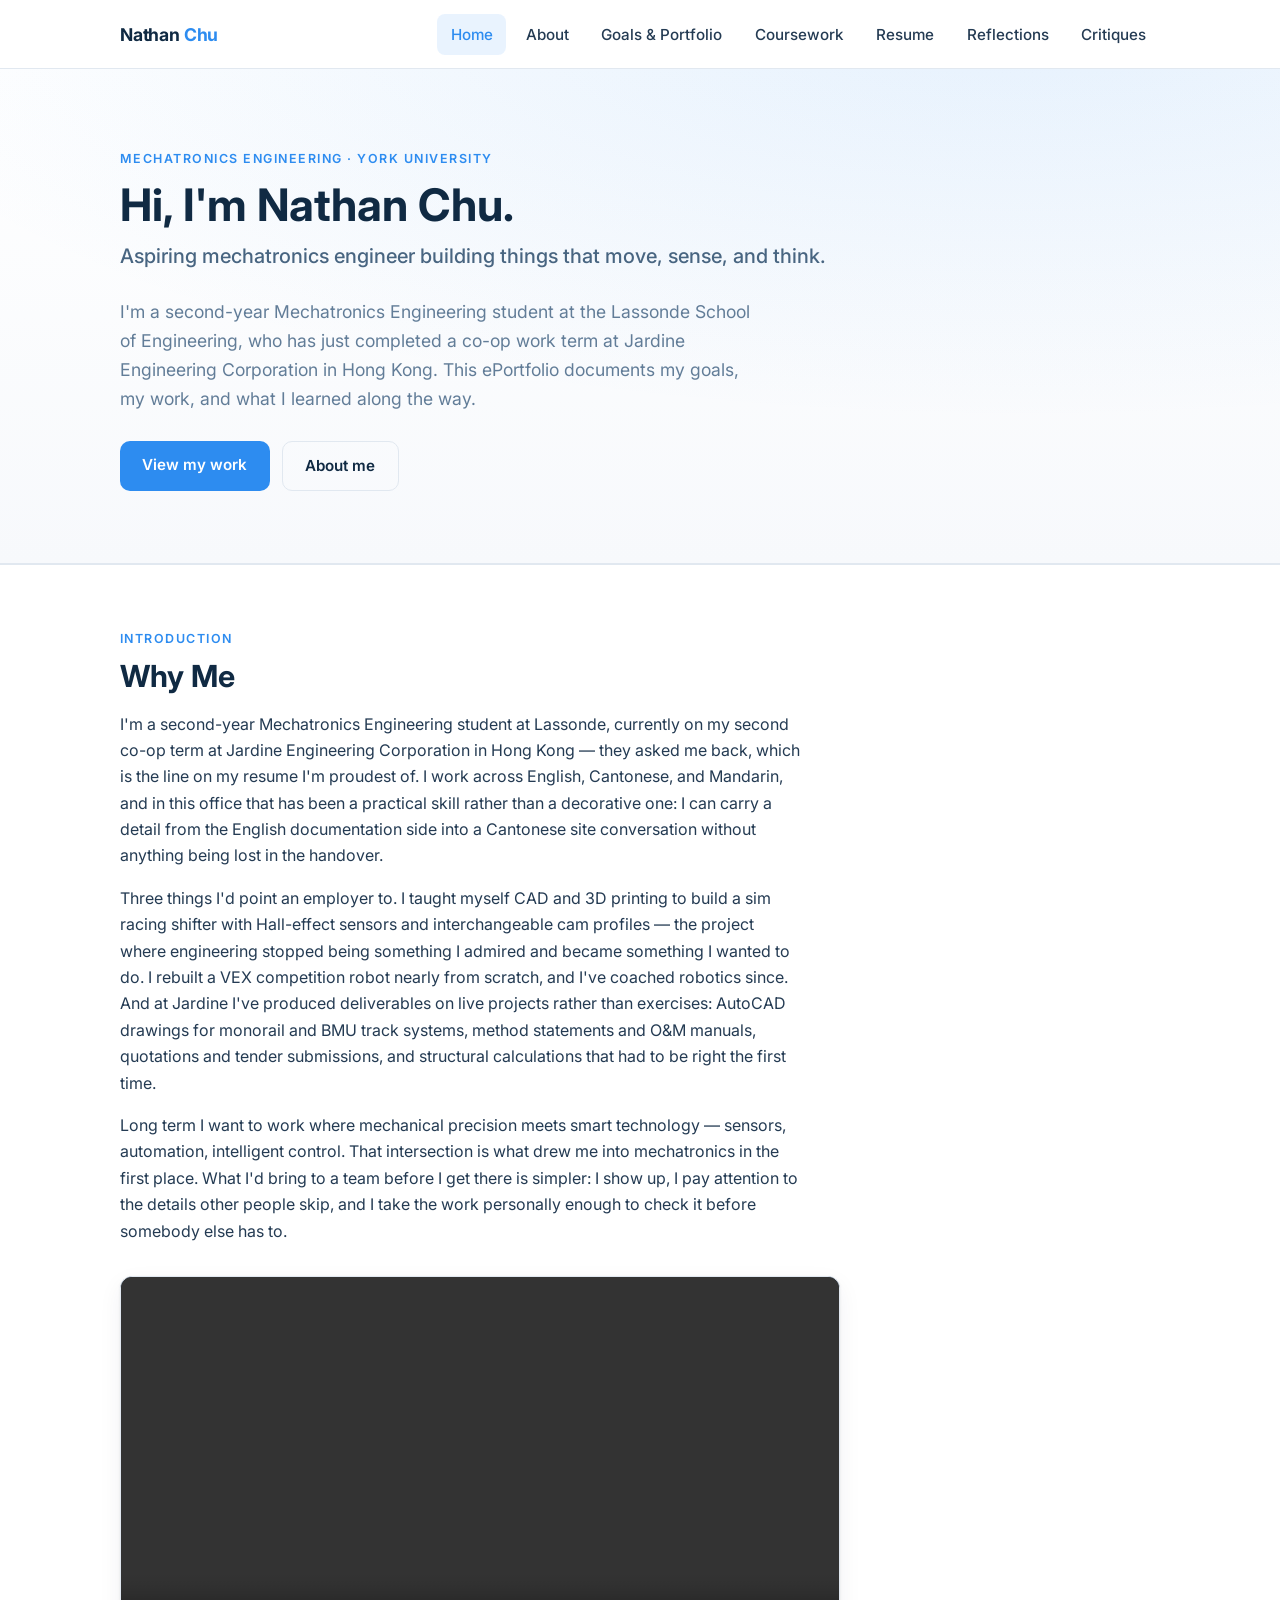
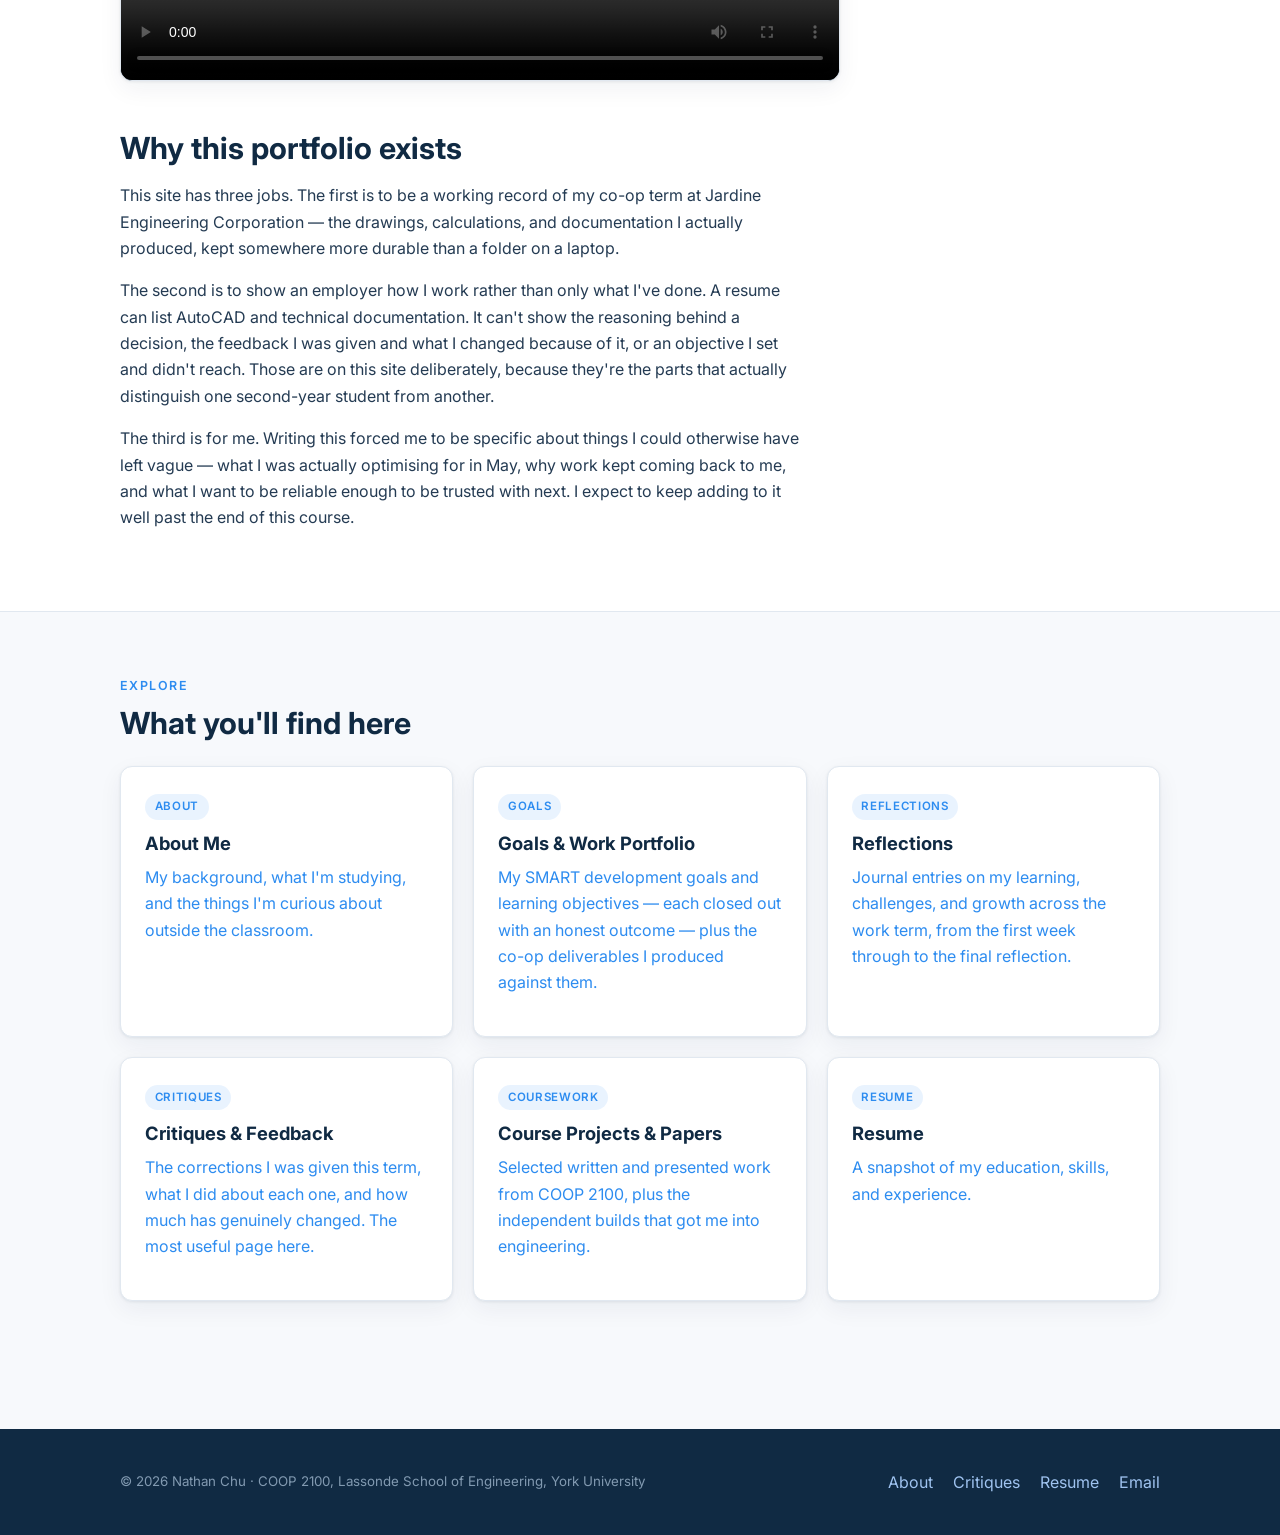
<file: index.html>
<!DOCTYPE html>
<html lang="en">
<head>
  <meta charset="UTF-8" />
  <meta name="viewport" content="width=device-width, initial-scale=1.0" />
  <title>Nathan Chu — ePortfolio</title>
  <meta name="description" content="ePortfolio of Nathan Chu, Mechatronics Engineering student at York University (Lassonde School of Engineering)." />
  <link rel="icon" href="favicon.svg" type="image/svg+xml" />
  <link rel="preconnect" href="https://fonts.googleapis.com" />
  <link rel="preconnect" href="https://fonts.gstatic.com" crossorigin />
  <link href="https://fonts.googleapis.com/css2?family=Inter:wght@400;500;600;700&display=swap" rel="stylesheet" />
  <link rel="stylesheet" href="css/style.css" />
</head>
<body>

  <header class="site-header">
    <nav class="nav" aria-label="Main navigation">
      <a class="brand" href="index.html">Nathan&nbsp;<span>Chu</span></a>
      <button class="nav-toggle" aria-label="Toggle menu" aria-expanded="false" aria-controls="nav-links">
        <span></span><span></span><span></span>
      </button>
      <ul class="nav-links" id="nav-links">
        <li><a href="index.html" class="active">Home</a></li>
        <li><a href="about.html">About</a></li>
        <li><a href="goals.html">Goals &amp; Portfolio</a></li>
        <li><a href="portfolio.html">Coursework</a></li>
        <li><a href="resume.html">Resume</a></li>
        <li><a href="reflections.html">Reflections</a></li>
        <li><a href="critiques.html">Critiques</a></li>
      </ul>
    </nav>
  </header>

  <section class="hero">
    <div class="container">
      <p class="eyebrow">Mechatronics Engineering · York University</p>
      <h1>Hi, I'm Nathan Chu.</h1>
      <p class="tagline">Aspiring mechatronics engineer building things that move, sense, and think.</p>
      <p class="intro">
        I'm a second-year Mechatronics Engineering student at the Lassonde School of Engineering,
        who has just completed a co-op work term at Jardine Engineering Corporation in Hong Kong.
        This ePortfolio documents my goals, my work, and what I learned along the way.
      </p>
      <div class="btn-row">
        <a class="btn btn-primary" href="goals.html#work-portfolio">View my work</a>
        <a class="btn btn-ghost" href="about.html">About me</a>
      </div>
    </div>
  </section>

  <section class="section section-alt">
    <div class="container">
      <p class="eyebrow">Introduction</p>
      <h2>Why Me</h2>
      <div style="max-width:68ch;">
        <p>
          I'm a second-year Mechatronics Engineering student at Lassonde, currently on my second
          co-op term at Jardine Engineering Corporation in Hong Kong &mdash; they asked me back,
          which is the line on my resume I'm proudest of. I work across English, Cantonese, and
          Mandarin, and in this office that has been a practical skill rather than a decorative
          one: I can carry a detail from the English documentation side into a Cantonese site
          conversation without anything being lost in the handover.
        </p>
        <p>
          Three things I'd point an employer to. I taught myself CAD and 3D printing to build a
          sim racing shifter with Hall-effect sensors and interchangeable cam profiles &mdash; the
          project where engineering stopped being something I admired and became something I wanted
          to do. I rebuilt a VEX competition robot nearly from scratch, and I've coached robotics
          since. And at Jardine I've produced deliverables on live projects rather than exercises:
          AutoCAD drawings for monorail and BMU track systems, method statements and O&amp;M
          manuals, quotations and tender submissions, and structural calculations that had to be
          right the first time.
        </p>
        <p>
          Long term I want to work where mechanical precision meets smart technology &mdash;
          sensors, automation, intelligent control. That intersection is what drew me into
          mechatronics in the first place. What I'd bring to a team before I get there is simpler:
          I show up, I pay attention to the details other people skip, and I take the work
          personally enough to check it before somebody else has to.
        </p>
      </div>

      <div class="video-embed" style="margin-top:2rem;">
        <video controls preload="metadata" title="About Me — Nathan Chu">
          <source src="assets/coursework/why-me.mp4" type="video/mp4" />
          <a href="assets/coursework/why-me.mp4">Download the video (MP4)</a>
        </video>
      </div>

      <h2 style="margin-top:3rem;">Why this portfolio exists</h2>
      <div style="max-width:68ch;">
        <p>
          This site has three jobs. The first is to be a working record of my co-op term at Jardine
          Engineering Corporation &mdash; the drawings, calculations, and documentation I actually
          produced, kept somewhere more durable than a folder on a laptop.
        </p>
        <p>
          The second is to show an employer how I work rather than only what I've done. A resume can
          list AutoCAD and technical documentation. It can't show the reasoning behind a decision, the
          feedback I was given and what I changed because of it, or an objective I set and didn't
          reach. Those are on this site deliberately, because they're the parts that actually
          distinguish one second-year student from another.
        </p>
        <p>
          The third is for me. Writing this forced me to be specific about things I could otherwise
          have left vague &mdash; what I was actually optimising for in May, why work kept coming back
          to me, and what I want to be reliable enough to be trusted with next. I expect to keep
          adding to it well past the end of this course.
        </p>
      </div>
    </div>
  </section>

  <section class="section">
    <div class="container">
      <p class="eyebrow">Explore</p>
      <h2>What you'll find here</h2>
      <div class="grid" style="margin-top:1.5rem;">

        <a class="card" href="about.html" style="text-decoration:none;">
          <span class="tag">About</span>
          <h3>About Me</h3>
          <p>My background, what I'm studying, and the things I'm curious about outside the classroom.</p>
        </a>

        <a class="card" href="goals.html" style="text-decoration:none;">
          <span class="tag">Goals</span>
          <h3>Goals &amp; Work Portfolio</h3>
          <p>My SMART development goals and learning objectives &mdash; each closed out with an honest
          outcome &mdash; plus the co-op deliverables I produced against them.</p>
        </a>

        <a class="card" href="reflections.html" style="text-decoration:none;">
          <span class="tag">Reflections</span>
          <h3>Reflections</h3>
          <p>Journal entries on my learning, challenges, and growth across the work term, from the
          first week through to the final reflection.</p>
        </a>

        <a class="card" href="critiques.html" style="text-decoration:none;">
          <span class="tag">Critiques</span>
          <h3>Critiques &amp; Feedback</h3>
          <p>The corrections I was given this term, what I did about each one, and how much has
          genuinely changed. The most useful page here.</p>
        </a>

        <a class="card" href="portfolio.html" style="text-decoration:none;">
          <span class="tag">Coursework</span>
          <h3>Course Projects &amp; Papers</h3>
          <p>Selected written and presented work from COOP 2100, plus the independent builds that got
          me into engineering.</p>
        </a>

        <a class="card" href="resume.html" style="text-decoration:none;">
          <span class="tag">Resume</span>
          <h3>Resume</h3>
          <p>A snapshot of my education, skills, and experience.</p>
        </a>

      </div>
    </div>
  </section>

  <footer class="site-footer">
    <div class="container footer-inner">
      <small>© 2026 Nathan Chu · COOP 2100, Lassonde School of Engineering, York University</small>
      <ul class="footer-links">
        <li><a href="about.html">About</a></li>
        <li><a href="critiques.html">Critiques</a></li>
        <li><a href="resume.html">Resume</a></li>
        <li><a href="mailto:iamnathanchu@gmail.com">Email</a></li>
      </ul>
    </div>
  </footer>

  <script src="js/main.js" defer></script>
</body>
</html>
</file>
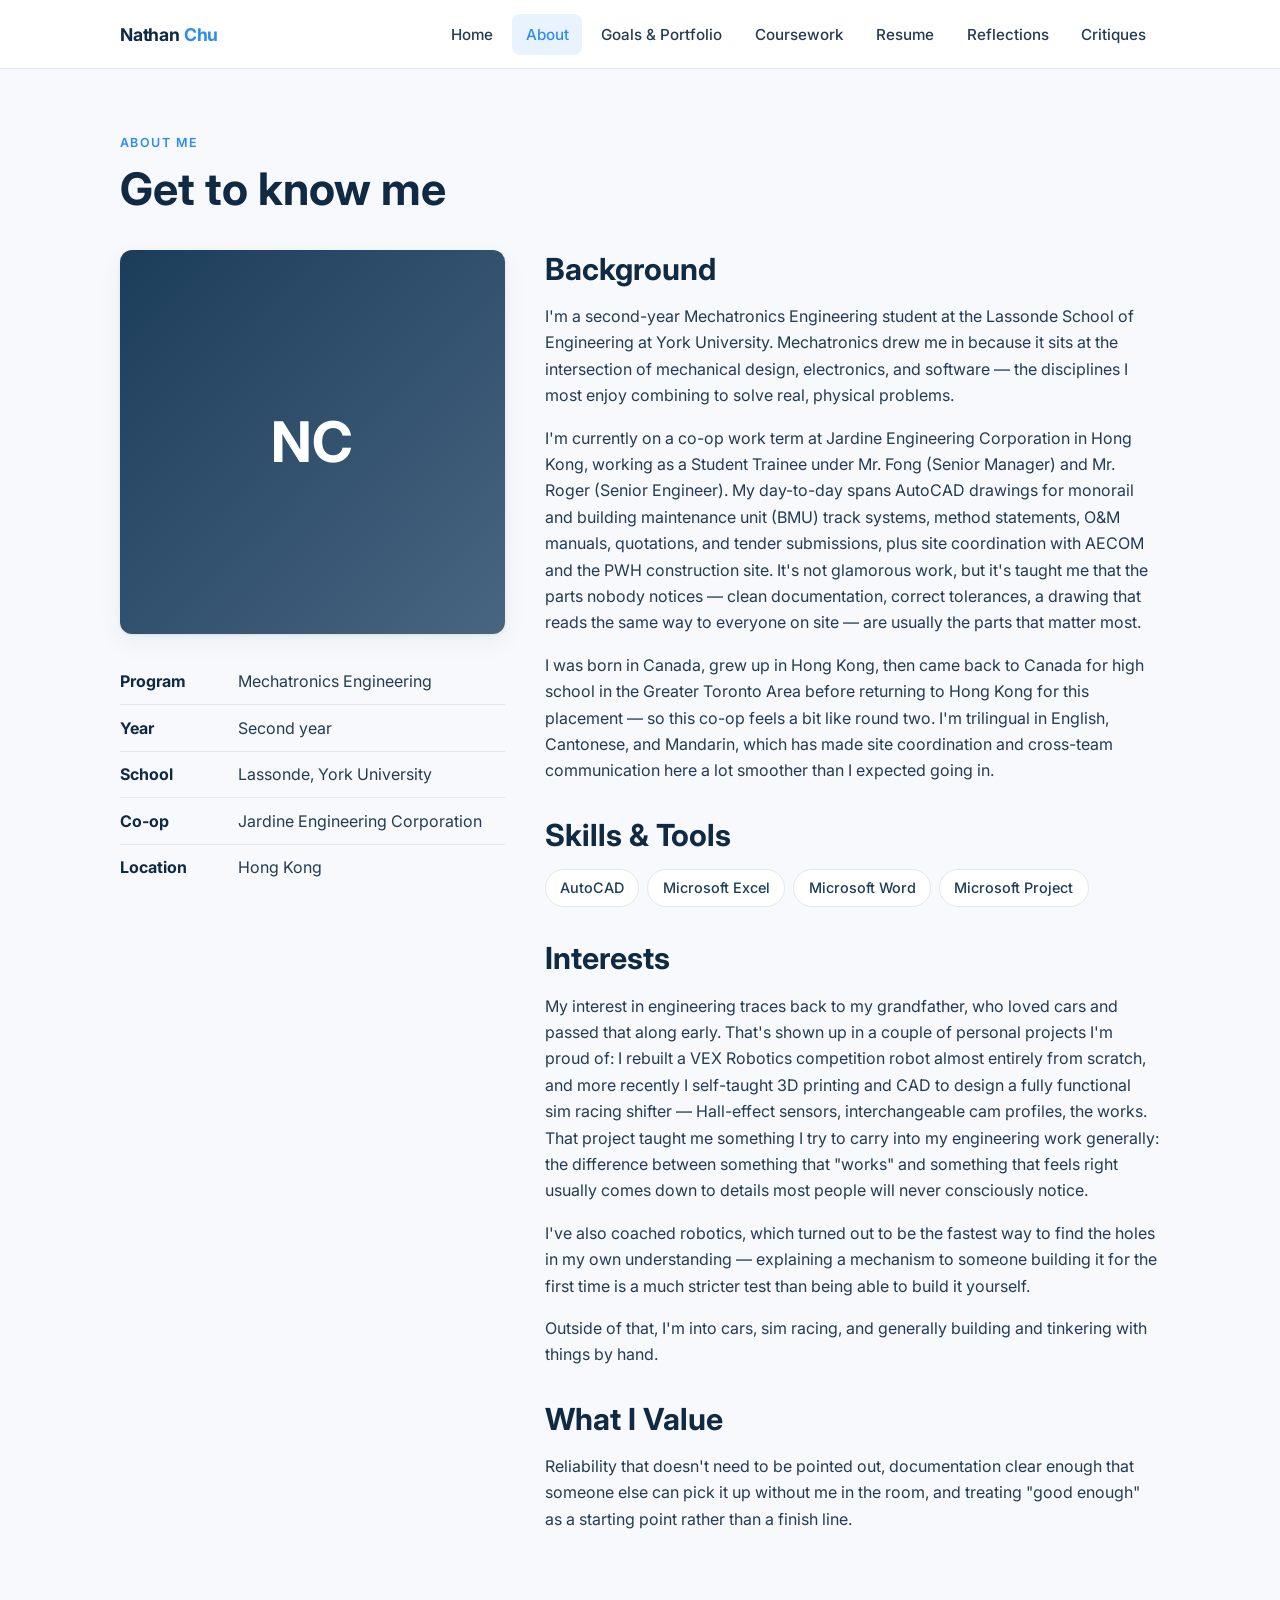
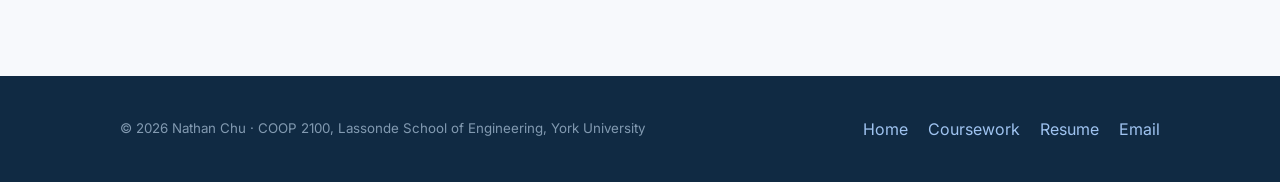
<file: about.html>
<!DOCTYPE html>
<html lang="en">
<head>
  <meta charset="UTF-8" />
  <meta name="viewport" content="width=device-width, initial-scale=1.0" />
  <title>About — Nathan Chu</title>
  <meta name="description" content="About Nathan Chu: background, studies, and interests." />
  <link rel="icon" href="favicon.svg" type="image/svg+xml" />
  <link rel="preconnect" href="https://fonts.googleapis.com" />
  <link rel="preconnect" href="https://fonts.gstatic.com" crossorigin />
  <link href="https://fonts.googleapis.com/css2?family=Inter:wght@400;500;600;700&display=swap" rel="stylesheet" />
  <link rel="stylesheet" href="css/style.css" />
</head>
<body>

  <header class="site-header">
    <nav class="nav" aria-label="Main navigation">
      <a class="brand" href="index.html">Nathan&nbsp;<span>Chu</span></a>
      <button class="nav-toggle" aria-label="Toggle menu" aria-expanded="false" aria-controls="nav-links">
        <span></span><span></span><span></span>
      </button>
      <ul class="nav-links" id="nav-links">
        <li><a href="index.html">Home</a></li>
        <li><a href="about.html" class="active">About</a></li>
        <li><a href="goals.html">Goals &amp; Portfolio</a></li>
        <li><a href="portfolio.html">Coursework</a></li>
        <li><a href="resume.html">Resume</a></li>
        <li><a href="reflections.html">Reflections</a></li>
        <li><a href="critiques.html">Critiques</a></li>
      </ul>
    </nav>
  </header>

  <section class="section">
    <div class="container">
      <p class="eyebrow">About Me</p>
      <h1>Get to know me</h1>

      <div class="split" style="margin-top:2rem;">
        <div>
          <div class="avatar" aria-hidden="true">NC</div>
          <ul class="facts" style="margin-top:1.5rem;">
            <li><strong>Program</strong> Mechatronics Engineering</li>
            <li><strong>Year</strong> Second year</li>
            <li><strong>School</strong> Lassonde, York University</li>
            <li><strong>Co-op</strong> Jardine Engineering Corporation</li>
            <li><strong>Location</strong> Hong Kong</li>
          </ul>
        </div>

        <div>
          <h2>Background</h2>
          <p>
            I'm a second-year Mechatronics Engineering student at the Lassonde School of Engineering
            at York University. Mechatronics drew me in because it sits at the intersection of
            mechanical design, electronics, and software — the disciplines I most enjoy combining
            to solve real, physical problems.
          </p>
          <p>
            I'm currently on a co-op work term at Jardine Engineering Corporation in Hong Kong,
            working as a Student Trainee under Mr. Fong (Senior Manager) and Mr. Roger (Senior
            Engineer). My day-to-day spans AutoCAD drawings for monorail and building maintenance
            unit (BMU) track systems, method statements, O&amp;M manuals, quotations, and tender
            submissions, plus site coordination with AECOM and the PWH construction site. It's not
            glamorous work, but it's taught me that the parts nobody notices — clean documentation,
            correct tolerances, a drawing that reads the same way to everyone on site — are usually
            the parts that matter most.
          </p>
          <p>
            I was born in Canada, grew up in Hong Kong, then came back to Canada for high school in
            the Greater Toronto Area before returning to Hong Kong for this placement — so this
            co-op feels a bit like round two. I'm trilingual in English, Cantonese, and Mandarin,
            which has made site coordination and cross-team communication here a lot smoother than
            I expected going in.
          </p>

          <h2 style="margin-top:2rem;">Skills &amp; Tools</h2>
          <ul class="chips" style="margin-top:0.5rem;">
            <li>AutoCAD</li>
            <li>Microsoft Excel</li>
            <li>Microsoft Word</li>
            <li>Microsoft Project</li>
          </ul>

          <h2 style="margin-top:2rem;">Interests</h2>
          <p>
            My interest in engineering traces back to my grandfather, who loved cars and passed
            that along early. That's shown up in a couple of personal projects I'm proud of: I
            rebuilt a VEX Robotics competition robot almost entirely from scratch, and more
            recently I self-taught 3D printing and CAD to design a fully functional sim racing
            shifter — Hall-effect sensors, interchangeable cam profiles, the works. That project
            taught me something I try to carry into my engineering work generally: the difference
            between something that "works" and something that feels right usually comes down to
            details most people will never consciously notice.
          </p>
          <p>
            I've also coached robotics, which turned out to be the fastest way to find the holes in
            my own understanding — explaining a mechanism to someone building it for the first time
            is a much stricter test than being able to build it yourself.
          </p>
          <p>
            Outside of that, I'm into cars, sim racing, and generally building and tinkering with
            things by hand.
          </p>

          <h2 style="margin-top:2rem;">What I Value</h2>
          <p>
            Reliability that doesn't need to be pointed out, documentation clear enough that
            someone else can pick it up without me in the room, and treating "good enough" as a
            starting point rather than a finish line.
          </p>
        </div>
      </div>
    </div>
  </section>

  <footer class="site-footer">
    <div class="container footer-inner">
      <small>© 2026 Nathan Chu · COOP 2100, Lassonde School of Engineering, York University</small>
      <ul class="footer-links">
        <li><a href="index.html">Home</a></li>
        <li><a href="portfolio.html">Coursework</a></li>
        <li><a href="resume.html">Resume</a></li>
        <li><a href="mailto:iamnathanchu@gmail.com">Email</a></li>
      </ul>
    </div>
  </footer>

  <script src="js/main.js" defer></script>
</body>
</html>
</file>
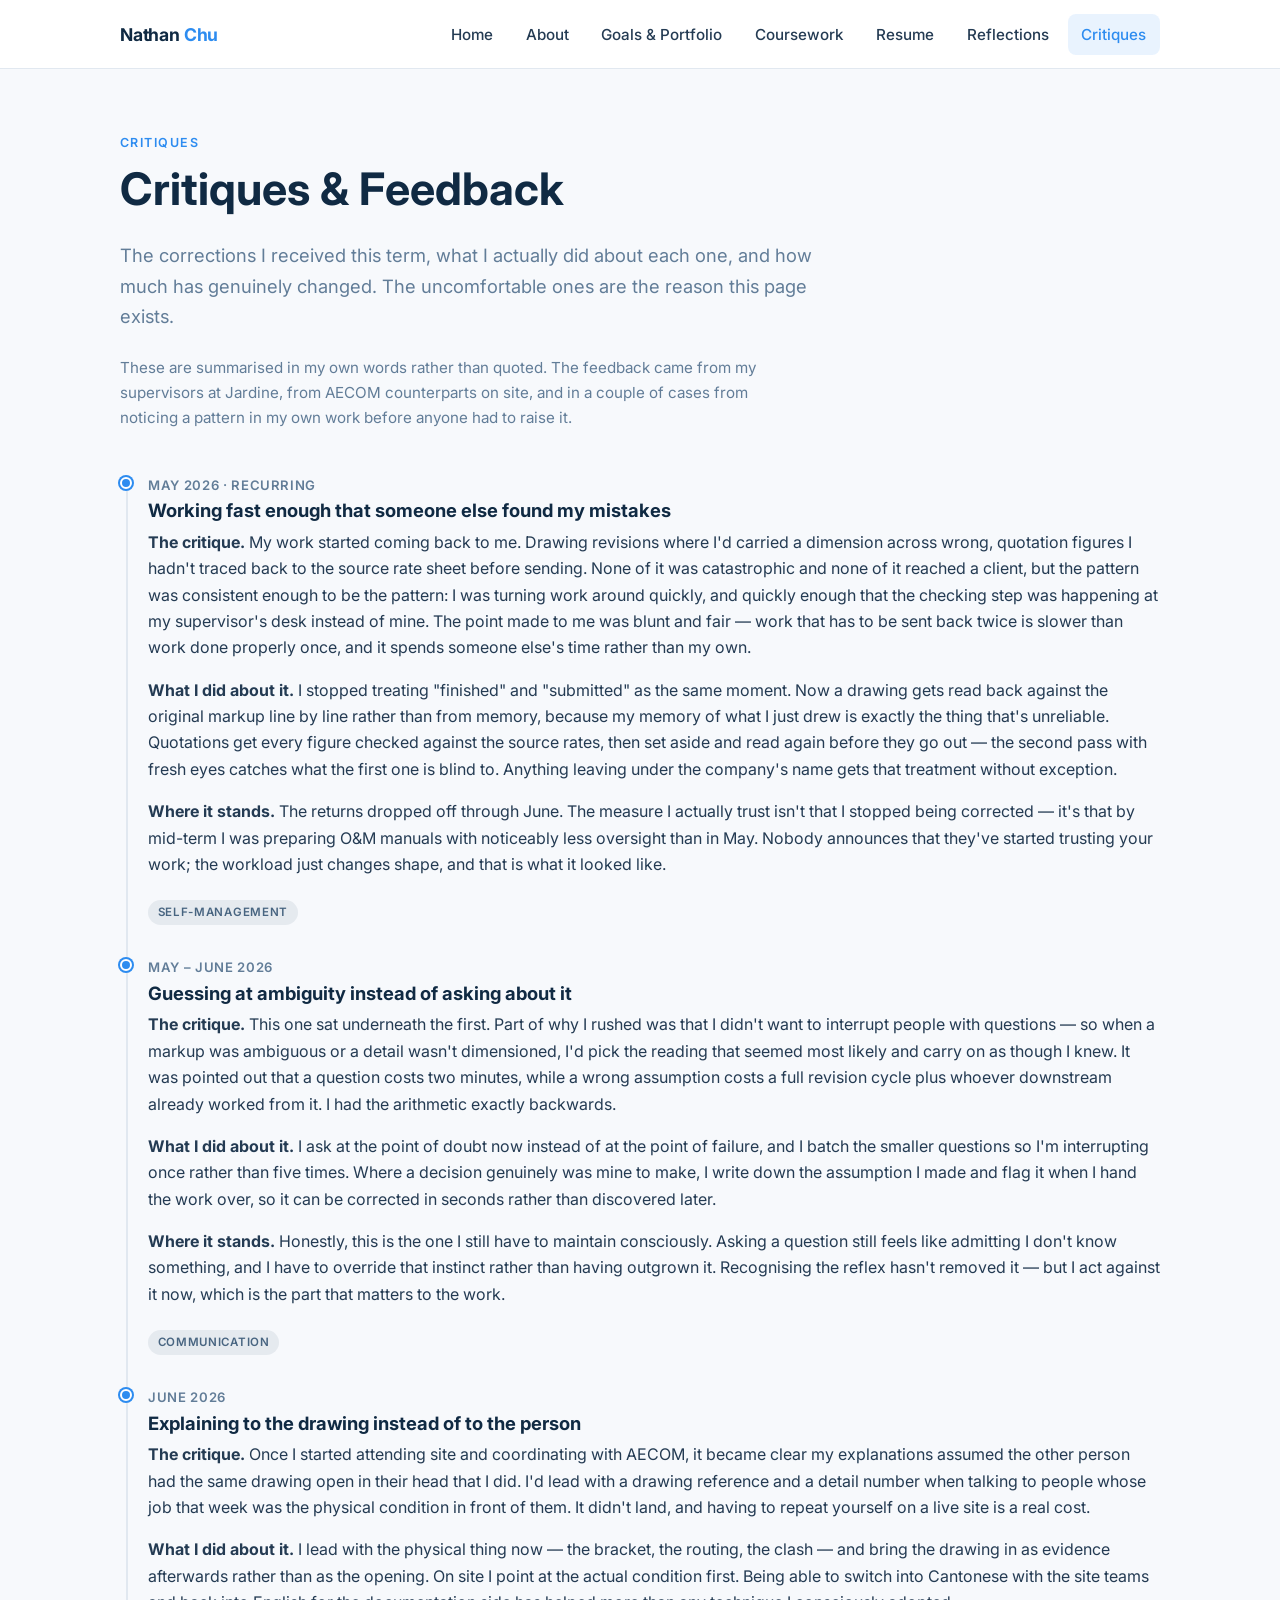
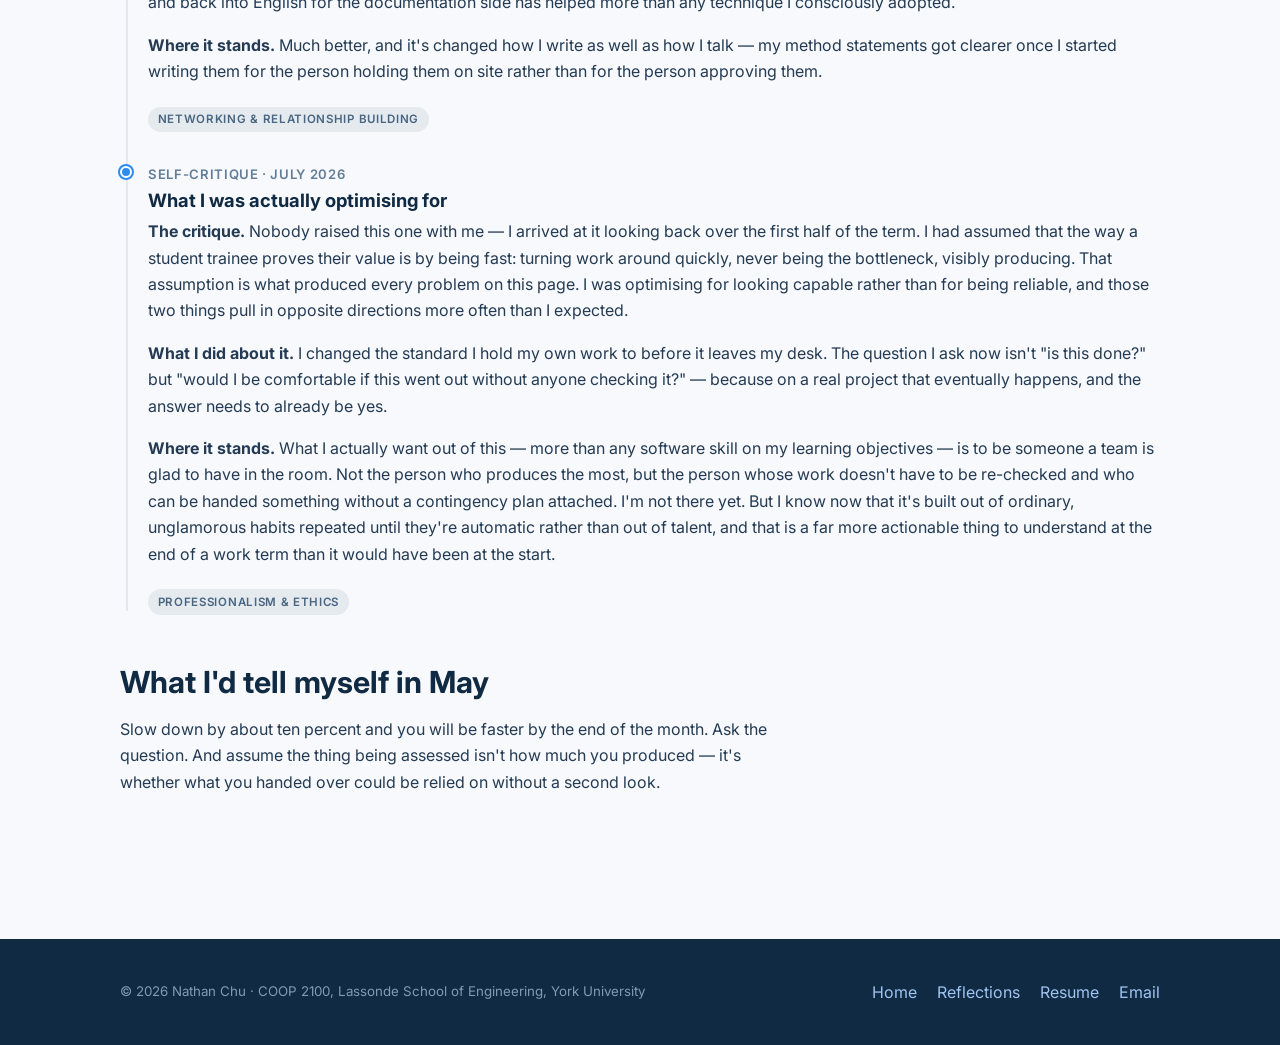
<file: critiques.html>
<!DOCTYPE html>
<html lang="en">
<head>
  <meta charset="UTF-8" />
  <meta name="viewport" content="width=device-width, initial-scale=1.0" />
  <title>Critiques &amp; Feedback — Nathan Chu</title>
  <meta name="description" content="Feedback Nathan Chu received during his co-op work term, what he did about it, and where each habit stands now." />
  <link rel="icon" href="favicon.svg" type="image/svg+xml" />
  <link rel="preconnect" href="https://fonts.googleapis.com" />
  <link rel="preconnect" href="https://fonts.gstatic.com" crossorigin />
  <link href="https://fonts.googleapis.com/css2?family=Inter:wght@400;500;600;700&display=swap" rel="stylesheet" />
  <link rel="stylesheet" href="css/style.css" />
</head>
<body>

  <header class="site-header">
    <nav class="nav" aria-label="Main navigation">
      <a class="brand" href="index.html">Nathan&nbsp;<span>Chu</span></a>
      <button class="nav-toggle" aria-label="Toggle menu" aria-expanded="false" aria-controls="nav-links">
        <span></span><span></span><span></span>
      </button>
      <ul class="nav-links" id="nav-links">
        <li><a href="index.html">Home</a></li>
        <li><a href="about.html">About</a></li>
        <li><a href="goals.html">Goals &amp; Portfolio</a></li>
        <li><a href="portfolio.html">Coursework</a></li>
        <li><a href="resume.html">Resume</a></li>
        <li><a href="reflections.html">Reflections</a></li>
        <li><a href="critiques.html" class="active">Critiques</a></li>
      </ul>
    </nav>
  </header>

  <section class="section">
    <div class="container">
      <p class="eyebrow">Critiques</p>
      <h1>Critiques &amp; Feedback</h1>
      <p class="lead">
        The corrections I received this term, what I actually did about each one, and how much
        has genuinely changed. The uncomfortable ones are the reason this page exists.
      </p>

      <p class="collection-note" style="margin-top:1.5rem; max-width:68ch;">
        These are summarised in my own words rather than quoted. The feedback came from my
        supervisors at Jardine, from AECOM counterparts on site, and in a couple of cases from
        noticing a pattern in my own work before anyone had to raise it.
      </p>

      <div class="timeline" style="margin-top:2.5rem;">

        <article class="timeline-item">
          <span class="date">May 2026 · recurring</span>
          <h3>Working fast enough that someone else found my mistakes</h3>
          <p>
            <strong>The critique.</strong> My work started coming back to me. Drawing revisions where
            I'd carried a dimension across wrong, quotation figures I hadn't traced back to the source
            rate sheet before sending. None of it was catastrophic and none of it reached a client,
            but the pattern was consistent enough to be the pattern: I was turning work around
            quickly, and quickly enough that the checking step was happening at my supervisor's desk
            instead of mine. The point made to me was blunt and fair &mdash; work that has to be sent
            back twice is slower than work done properly once, and it spends someone else's time
            rather than my own.
          </p>
          <p>
            <strong>What I did about it.</strong> I stopped treating "finished" and "submitted" as the
            same moment. Now a drawing gets read back against the original markup line by line rather
            than from memory, because my memory of what I just drew is exactly the thing that's
            unreliable. Quotations get every figure checked against the source rates, then set aside
            and read again before they go out &mdash; the second pass with fresh eyes catches what the
            first one is blind to. Anything leaving under the company's name gets that treatment
            without exception.
          </p>
          <p>
            <strong>Where it stands.</strong> The returns dropped off through June. The measure I
            actually trust isn't that I stopped being corrected &mdash; it's that by mid-term I was
            preparing O&amp;M manuals with noticeably less oversight than in May. Nobody announces
            that they've started trusting your work; the workload just changes shape, and that is
            what it looked like.
          </p>
          <span class="tag-competency">Self-Management</span>
        </article>

        <article class="timeline-item">
          <span class="date">May &ndash; June 2026</span>
          <h3>Guessing at ambiguity instead of asking about it</h3>
          <p>
            <strong>The critique.</strong> This one sat underneath the first. Part of why I rushed was
            that I didn't want to interrupt people with questions &mdash; so when a markup was ambiguous
            or a detail wasn't dimensioned, I'd pick the reading that seemed most likely and carry on
            as though I knew. It was pointed out that a question costs two minutes, while a wrong
            assumption costs a full revision cycle plus whoever downstream already worked from it.
            I had the arithmetic exactly backwards.
          </p>
          <p>
            <strong>What I did about it.</strong> I ask at the point of doubt now instead of at the
            point of failure, and I batch the smaller questions so I'm interrupting once rather than
            five times. Where a decision genuinely was mine to make, I write down the assumption I
            made and flag it when I hand the work over, so it can be corrected in seconds rather than
            discovered later.
          </p>
          <p>
            <strong>Where it stands.</strong> Honestly, this is the one I still have to maintain
            consciously. Asking a question still feels like admitting I don't know something, and I
            have to override that instinct rather than having outgrown it. Recognising the reflex
            hasn't removed it &mdash; but I act against it now, which is the part that matters to the
            work.
          </p>
          <span class="tag-competency">Communication</span>
        </article>

        <article class="timeline-item">
          <span class="date">June 2026</span>
          <h3>Explaining to the drawing instead of to the person</h3>
          <p>
            <strong>The critique.</strong> Once I started attending site and coordinating with AECOM,
            it became clear my explanations assumed the other person had the same drawing open in
            their head that I did. I'd lead with a drawing reference and a detail number when talking
            to people whose job that week was the physical condition in front of them. It didn't land,
            and having to repeat yourself on a live site is a real cost.
          </p>
          <p>
            <strong>What I did about it.</strong> I lead with the physical thing now &mdash; the bracket,
            the routing, the clash &mdash; and bring the drawing in as evidence afterwards rather than
            as the opening. On site I point at the actual condition first. Being able to switch into
            Cantonese with the site teams and back into English for the documentation side has helped
            more than any technique I consciously adopted.
          </p>
          <p>
            <strong>Where it stands.</strong> Much better, and it's changed how I write as well as how
            I talk &mdash; my method statements got clearer once I started writing them for the person
            holding them on site rather than for the person approving them.
          </p>
          <span class="tag-competency">Networking &amp; Relationship Building</span>
        </article>

        <article class="timeline-item">
          <span class="date">Self-critique · July 2026</span>
          <h3>What I was actually optimising for</h3>
          <p>
            <strong>The critique.</strong> Nobody raised this one with me &mdash; I arrived at it looking
            back over the first half of the term. I had assumed that the way a student trainee proves
            their value is by being fast: turning work around quickly, never being the bottleneck,
            visibly producing. That assumption is what produced every problem on this page. I was
            optimising for looking capable rather than for being reliable, and those two things pull
            in opposite directions more often than I expected.
          </p>
          <p>
            <strong>What I did about it.</strong> I changed the standard I hold my own work to before
            it leaves my desk. The question I ask now isn't "is this done?" but "would I be
            comfortable if this went out without anyone checking it?" &mdash; because on a real project
            that eventually happens, and the answer needs to already be yes.
          </p>
          <p>
            <strong>Where it stands.</strong> What I actually want out of this &mdash; more than any
            software skill on my learning objectives &mdash; is to be someone a team is glad to have in
            the room. Not the person who produces the most, but the person whose work doesn't have to
            be re-checked and who can be handed something without a contingency plan attached. I'm not
            there yet. But I know now that it's built out of ordinary, unglamorous habits repeated
            until they're automatic rather than out of talent, and that is a far more actionable thing
            to understand at the end of a work term than it would have been at the start.
          </p>
          <span class="tag-competency">Professionalism &amp; Ethics</span>
        </article>

      </div>

      <h2 style="margin-top:3rem;">What I'd tell myself in May</h2>
      <p style="max-width:68ch;">
        Slow down by about ten percent and you will be faster by the end of the month. Ask the
        question. And assume the thing being assessed isn't how much you produced &mdash; it's whether
        what you handed over could be relied on without a second look.
      </p>
    </div>
  </section>

  <footer class="site-footer">
    <div class="container footer-inner">
      <small>© 2026 Nathan Chu · COOP 2100, Lassonde School of Engineering, York University</small>
      <ul class="footer-links">
        <li><a href="index.html">Home</a></li>
        <li><a href="reflections.html">Reflections</a></li>
        <li><a href="resume.html">Resume</a></li>
        <li><a href="mailto:iamnathanchu@gmail.com">Email</a></li>
      </ul>
    </div>
  </footer>

  <script src="js/main.js" defer></script>
</body>
</html>
</file>
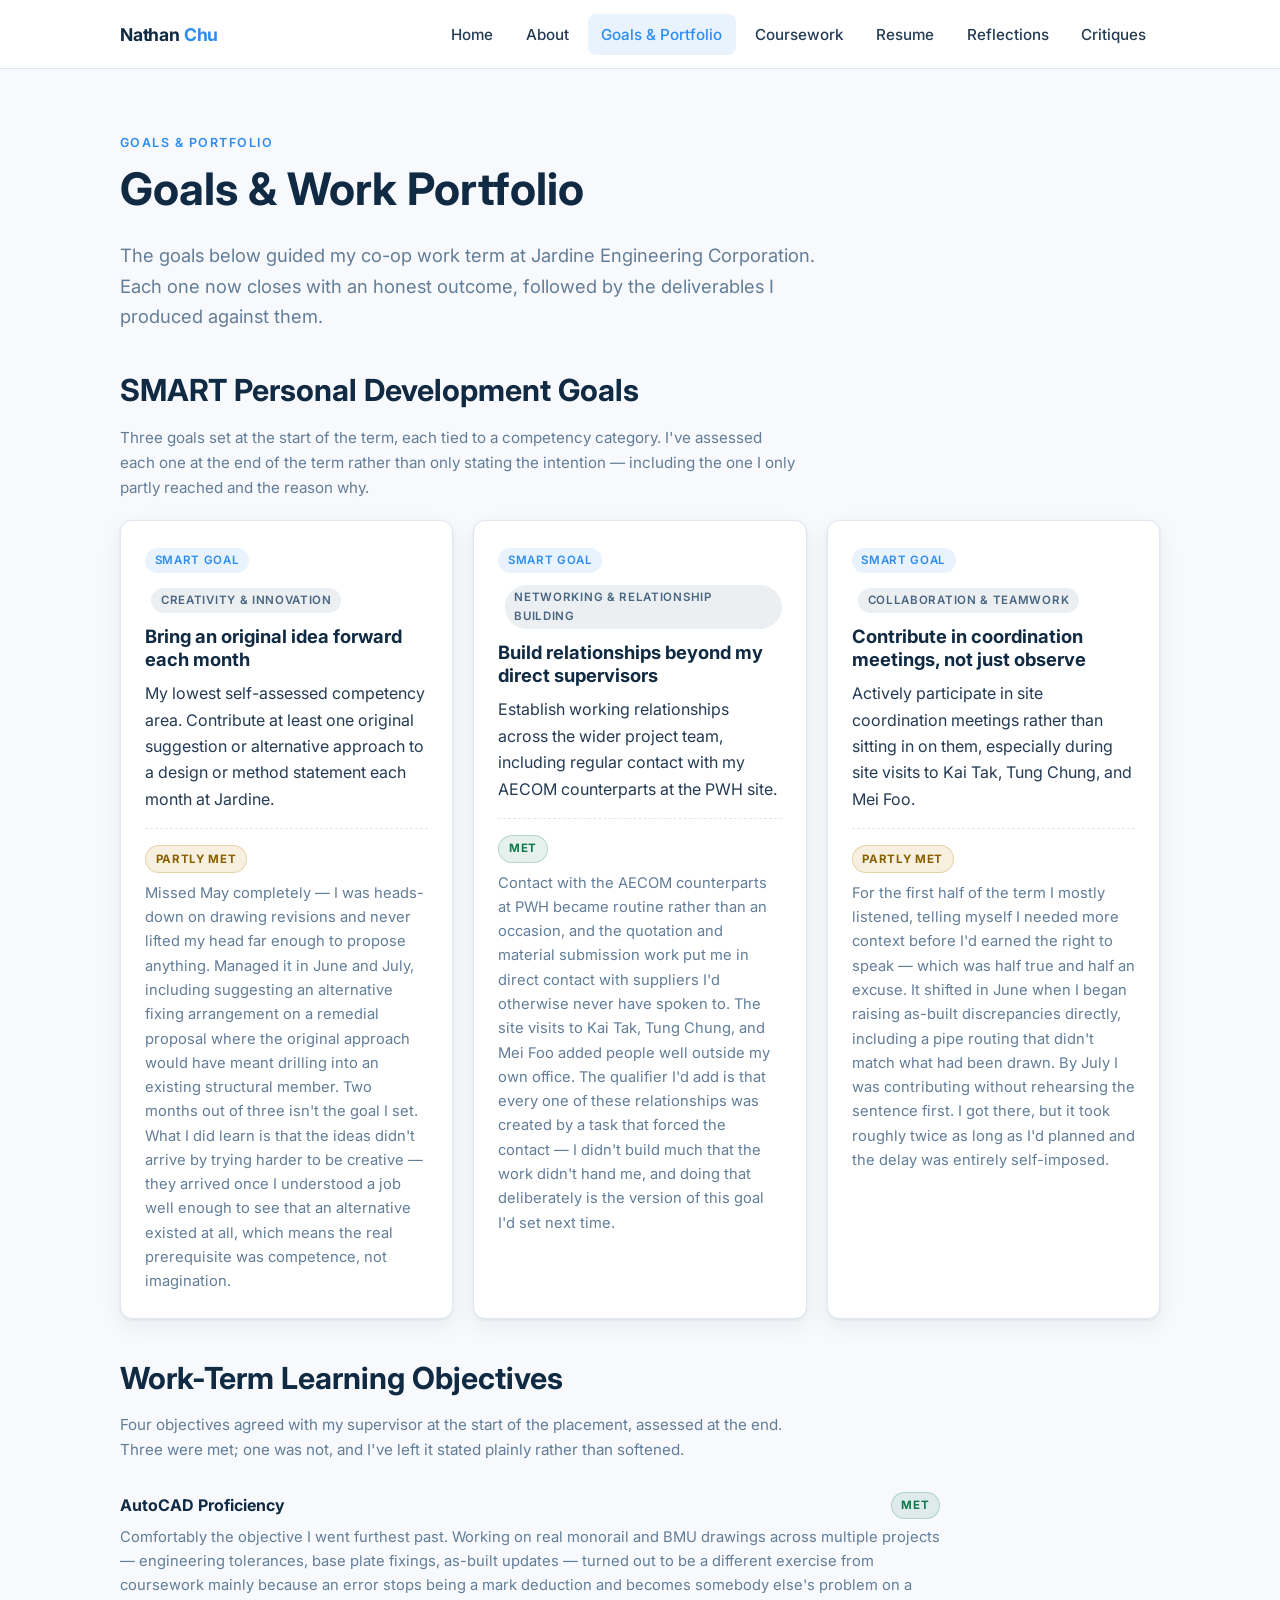
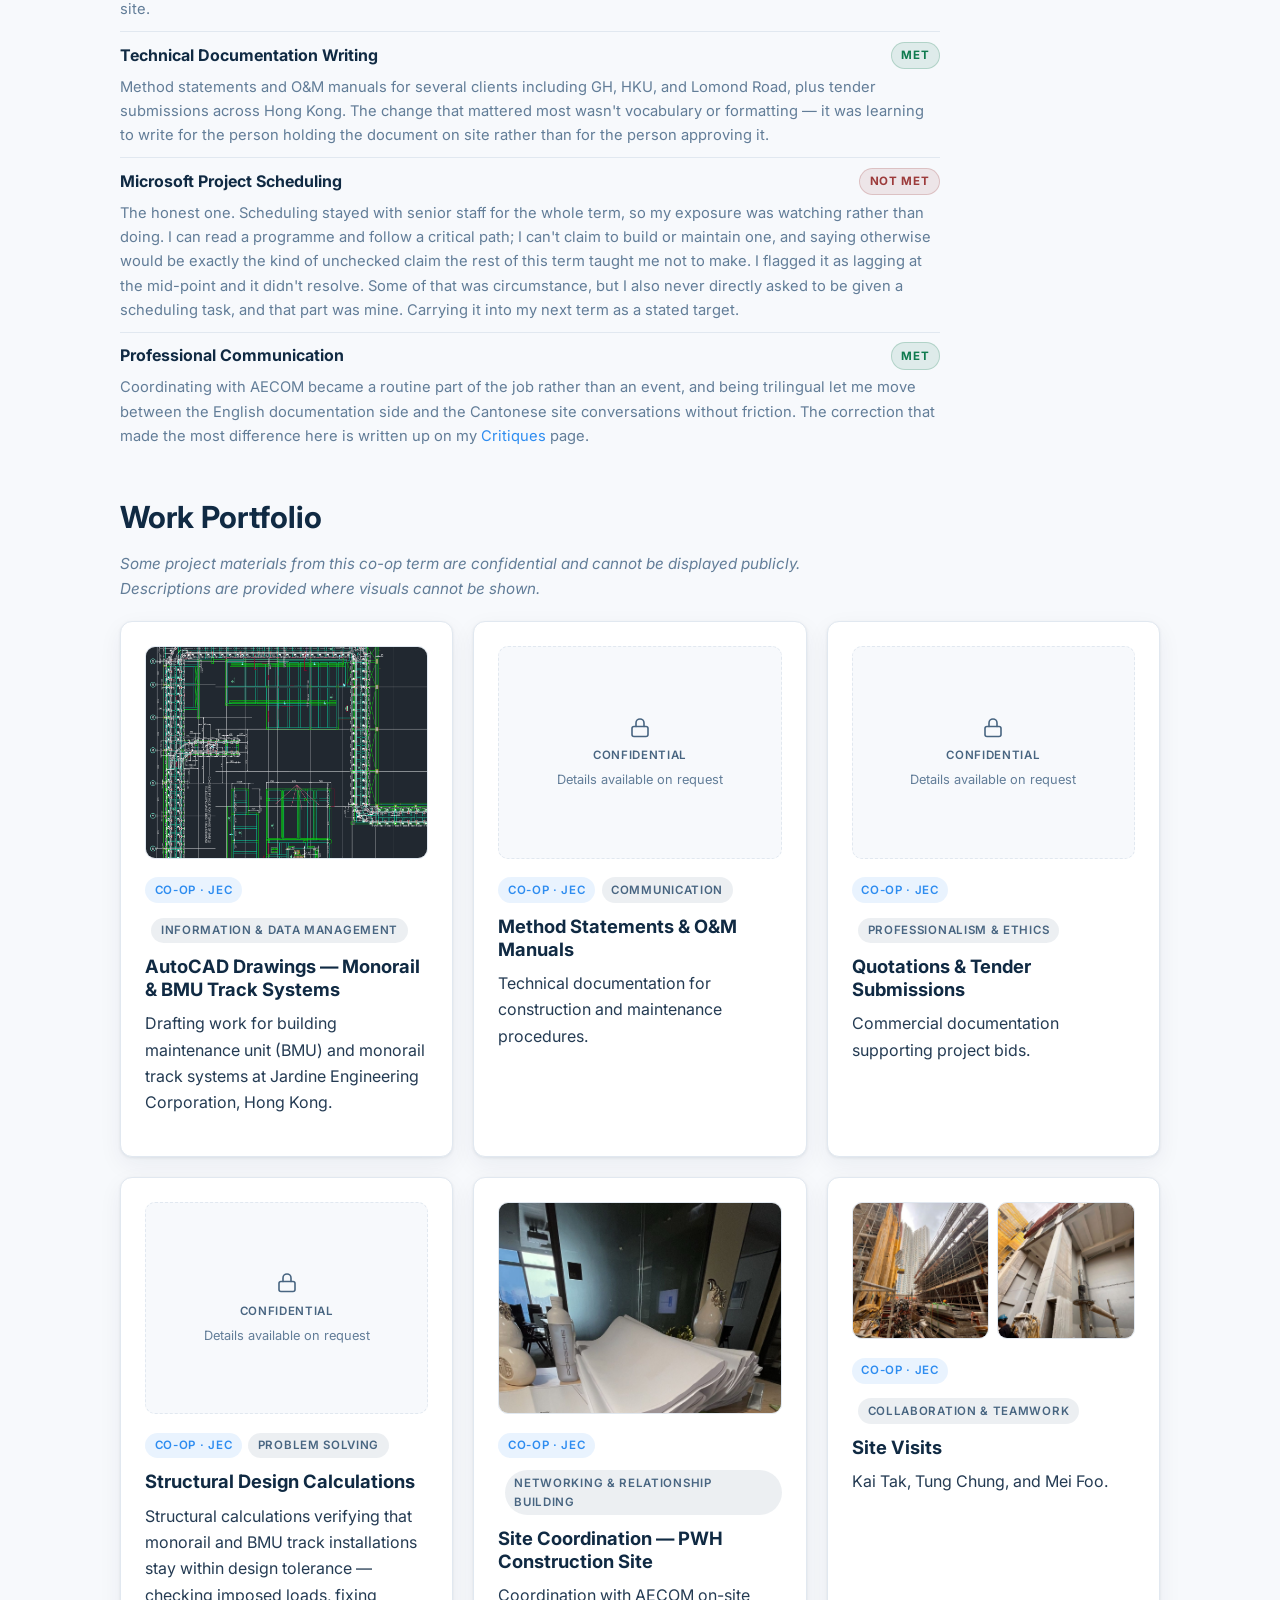
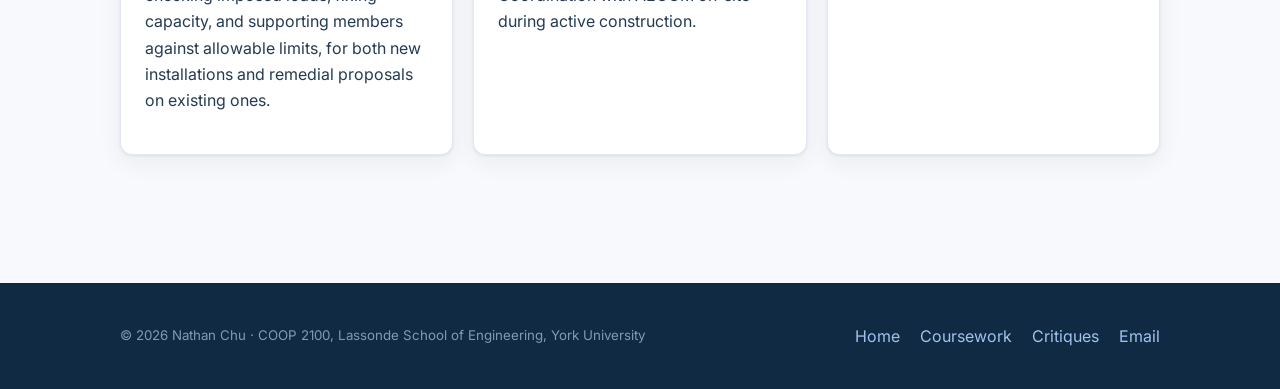
<file: goals.html>
<!DOCTYPE html>
<html lang="en">
<head>
  <meta charset="UTF-8" />
  <meta name="viewport" content="width=device-width, initial-scale=1.0" />
  <title>Goals &amp; Work Portfolio — Nathan Chu</title>
  <meta name="description" content="SMART development goals, work-term learning objectives with end-of-term outcomes, and co-op work portfolio for Nathan Chu." />
  <link rel="icon" href="favicon.svg" type="image/svg+xml" />
  <link rel="preconnect" href="https://fonts.googleapis.com" />
  <link rel="preconnect" href="https://fonts.gstatic.com" crossorigin />
  <link href="https://fonts.googleapis.com/css2?family=Inter:wght@400;500;600;700&display=swap" rel="stylesheet" />
  <link rel="stylesheet" href="css/style.css" />
</head>
<body>

  <header class="site-header">
    <nav class="nav" aria-label="Main navigation">
      <a class="brand" href="index.html">Nathan&nbsp;<span>Chu</span></a>
      <button class="nav-toggle" aria-label="Toggle menu" aria-expanded="false" aria-controls="nav-links">
        <span></span><span></span><span></span>
      </button>
      <ul class="nav-links" id="nav-links">
        <li><a href="index.html">Home</a></li>
        <li><a href="about.html">About</a></li>
        <li><a href="goals.html" class="active">Goals &amp; Portfolio</a></li>
        <li><a href="portfolio.html">Coursework</a></li>
        <li><a href="resume.html">Resume</a></li>
        <li><a href="reflections.html">Reflections</a></li>
        <li><a href="critiques.html">Critiques</a></li>
      </ul>
    </nav>
  </header>

  <section class="section">
    <div class="container">
      <p class="eyebrow">Goals &amp; Portfolio</p>
      <h1>Goals &amp; Work Portfolio</h1>
      <p class="lead">
        The goals below guided my co-op work term at Jardine Engineering Corporation. Each one now
        closes with an honest outcome, followed by the deliverables I produced against them.
      </p>

      <h2 style="margin-top:2.5rem;">SMART Personal Development Goals</h2>
      <p class="collection-note">
        Three goals set at the start of the term, each tied to a competency category. I've assessed
        each one at the end of the term rather than only stating the intention &mdash; including the
        one I only partly reached and the reason why.
      </p>
      <div class="grid" style="margin-top:1.25rem;">

        <article class="card">
          <span class="tag">SMART Goal</span><span class="tag-competency">Creativity &amp; Innovation</span>
          <h3>Bring an original idea forward each month</h3>
          <p>My lowest self-assessed competency area. Contribute at least one original suggestion or
          alternative approach to a design or method statement each month at Jardine.</p>
          <div class="verdict">
            <span class="status status-partial">Partly met</span>
            <p>Missed May completely &mdash; I was heads-down on drawing revisions and never lifted my
            head far enough to propose anything. Managed it in June and July, including suggesting an
            alternative fixing arrangement on a remedial proposal where the original approach would
            have meant drilling into an existing structural member. Two months out of three isn't the
            goal I set. What I did learn is that the ideas didn't arrive by trying harder to be
            creative &mdash; they arrived once I understood a job well enough to see that an
            alternative existed at all, which means the real prerequisite was competence, not
            imagination.</p>
          </div>
        </article>

        <article class="card">
          <span class="tag">SMART Goal</span><span class="tag-competency">Networking &amp; Relationship Building</span>
          <h3>Build relationships beyond my direct supervisors</h3>
          <p>Establish working relationships across the wider project team, including regular contact
          with my AECOM counterparts at the PWH site.</p>
          <div class="verdict">
            <span class="status status-met">Met</span>
            <p>Contact with the AECOM counterparts at PWH became routine rather than an occasion, and
            the quotation and material submission work put me in direct contact with suppliers I'd
            otherwise never have spoken to. The site visits to Kai Tak, Tung Chung, and Mei Foo added
            people well outside my own office. The qualifier I'd add is that every one of these
            relationships was created by a task that forced the contact &mdash; I didn't build much
            that the work didn't hand me, and doing that deliberately is the version of this goal I'd
            set next time.</p>
          </div>
        </article>

        <article class="card">
          <span class="tag">SMART Goal</span><span class="tag-competency">Collaboration &amp; Teamwork</span>
          <h3>Contribute in coordination meetings, not just observe</h3>
          <p>Actively participate in site coordination meetings rather than sitting in on them,
          especially during site visits to Kai Tak, Tung Chung, and Mei Foo.</p>
          <div class="verdict">
            <span class="status status-partial">Partly met</span>
            <p>For the first half of the term I mostly listened, telling myself I needed more context
            before I'd earned the right to speak &mdash; which was half true and half an excuse. It
            shifted in June when I began raising as-built discrepancies directly, including a pipe
            routing that didn't match what had been drawn. By July I was contributing without
            rehearsing the sentence first. I got there, but it took roughly twice as long as I'd
            planned and the delay was entirely self-imposed.</p>
          </div>
        </article>

      </div>

      <h2 style="margin-top:2.5rem;">Work-Term Learning Objectives</h2>
      <p class="collection-note">
        Four objectives agreed with my supervisor at the start of the placement, assessed at the end.
        Three were met; one was not, and I've left it stated plainly rather than softened.
      </p>
      <ul class="facts" style="margin-top:1.25rem; max-width:820px;">

        <li>
          <div class="objective" style="flex:1;">
            <div class="obj-head">
              <strong>AutoCAD Proficiency</strong>
              <span class="status status-met">Met</span>
            </div>
            <p class="obj-note">Comfortably the objective I went furthest past. Working on real
            monorail and BMU drawings across multiple projects &mdash; engineering tolerances, base
            plate fixings, as-built updates &mdash; turned out to be a different exercise from
            coursework mainly because an error stops being a mark deduction and becomes somebody
            else's problem on a site.</p>
          </div>
        </li>

        <li>
          <div class="objective" style="flex:1;">
            <div class="obj-head">
              <strong>Technical Documentation Writing</strong>
              <span class="status status-met">Met</span>
            </div>
            <p class="obj-note">Method statements and O&amp;M manuals for several clients including
            GH, HKU, and Lomond Road, plus tender submissions across Hong Kong. The change that
            mattered most wasn't vocabulary or formatting &mdash; it was learning to write for the
            person holding the document on site rather than for the person approving it.</p>
          </div>
        </li>

        <li>
          <div class="objective" style="flex:1;">
            <div class="obj-head">
              <strong>Microsoft Project Scheduling</strong>
              <span class="status status-missed">Not met</span>
            </div>
            <p class="obj-note">The honest one. Scheduling stayed with senior staff for the whole
            term, so my exposure was watching rather than doing. I can read a programme and follow a
            critical path; I can't claim to build or maintain one, and saying otherwise would be
            exactly the kind of unchecked claim the rest of this term taught me not to make. I flagged
            it as lagging at the mid-point and it didn't resolve. Some of that was circumstance, but I
            also never directly asked to be given a scheduling task, and that part was mine. Carrying
            it into my next term as a stated target.</p>
          </div>
        </li>

        <li>
          <div class="objective" style="flex:1;">
            <div class="obj-head">
              <strong>Professional Communication</strong>
              <span class="status status-met">Met</span>
            </div>
            <p class="obj-note">Coordinating with AECOM became a routine part of the job rather than
            an event, and being trilingual let me move between the English documentation side and the
            Cantonese site conversations without friction. The correction that made the most
            difference here is written up on my <a href="critiques.html">Critiques</a> page.</p>
          </div>
        </li>

      </ul>

      <h2 id="work-portfolio" style="margin-top:2.5rem;">Work Portfolio</h2>
      <p class="collection-note">
        <em>Some project materials from this co-op term are confidential and cannot be displayed
        publicly. Descriptions are provided where visuals cannot be shown.</em>
      </p>
      <div class="grid" style="margin-top:1.25rem;">

        <article class="card">
          <a class="item-media" href="assets/portfolio/cadimage.png" target="_blank" rel="noopener">
            <img src="assets/portfolio/cadimage.png" alt="AutoCAD layout drawing of a monorail and BMU track system" loading="lazy" />
          </a>
          <span class="tag">Co-op · JEC</span><span class="tag-competency">Information &amp; Data Management</span>
          <h3>AutoCAD Drawings — Monorail &amp; BMU Track Systems</h3>
          <p>Drafting work for building maintenance unit (BMU) and monorail track systems at Jardine
          Engineering Corporation, Hong Kong.</p>
        </article>

        <article class="card">
          <!-- Withheld by choice — client-confidential, not a pending task. If ever cleared: assets/portfolio/method-statements.pdf -->
          <div class="item-media confidential">
            <svg viewBox="0 0 24 24" aria-hidden="true"><rect x="4" y="10.5" width="16" height="10" rx="2"/><path d="M8 10.5V7a4 4 0 0 1 8 0v3.5"/></svg>
            <span class="confidential-label">Confidential</span>
            <span class="confidential-sub">Details available on request</span>
          </div>
          <span class="tag">Co-op · JEC</span><span class="tag-competency">Communication</span>
          <h3>Method Statements &amp; O&amp;M Manuals</h3>
          <p>Technical documentation for construction and maintenance procedures.</p>
        </article>

        <article class="card">
          <!-- Withheld by choice — client-confidential, not a pending task. If ever cleared: assets/portfolio/tender-submission.pdf -->
          <div class="item-media confidential">
            <svg viewBox="0 0 24 24" aria-hidden="true"><rect x="4" y="10.5" width="16" height="10" rx="2"/><path d="M8 10.5V7a4 4 0 0 1 8 0v3.5"/></svg>
            <span class="confidential-label">Confidential</span>
            <span class="confidential-sub">Details available on request</span>
          </div>
          <span class="tag">Co-op · JEC</span><span class="tag-competency">Professionalism &amp; Ethics</span>
          <h3>Quotations &amp; Tender Submissions</h3>
          <p>Commercial documentation supporting project bids.</p>
        </article>

        <article class="card">
          <!-- Withheld by choice — client-confidential, not a pending task. If ever cleared: assets/portfolio/calculations.pdf -->
          <div class="item-media confidential">
            <svg viewBox="0 0 24 24" aria-hidden="true"><rect x="4" y="10.5" width="16" height="10" rx="2"/><path d="M8 10.5V7a4 4 0 0 1 8 0v3.5"/></svg>
            <span class="confidential-label">Confidential</span>
            <span class="confidential-sub">Details available on request</span>
          </div>
          <span class="tag">Co-op · JEC</span><span class="tag-competency">Problem Solving</span>
          <h3>Structural Design Calculations</h3>
          <p>Structural calculations verifying that monorail and BMU track installations stay within
          design tolerance — checking imposed loads, fixing capacity, and supporting members against
          allowable limits, for both new installations and remedial proposals on existing ones.</p>
        </article>

        <article class="card">
          <!-- Cropped from the original photo: the drawing title block, consultant
               signature, and registration details are deliberately not in frame. -->
          <a class="item-media" href="assets/portfolio/aecom-coordination.jpg" target="_blank" rel="noopener">
            <img src="assets/portfolio/aecom-coordination.jpg" alt="Marked-up drawing sets on the meeting table during a coordination session" loading="lazy" />
          </a>
          <span class="tag">Co-op · JEC</span><span class="tag-competency">Networking &amp; Relationship Building</span>
          <h3>Site Coordination — PWH Construction Site</h3>
          <p>Coordination with AECOM on-site during active construction.</p>
        </article>

        <article class="card">
          <!-- Photos are shown without individual site captions by choice; the
               locations are listed in the description below. -->
          <div class="media-row">
            <a class="item-media" href="assets/portfolio/site-visit-1.jpg" target="_blank" rel="noopener">
              <img src="assets/portfolio/site-visit-1.jpg" alt="Bamboo and steel scaffolding at a Hong Kong construction site" loading="lazy" />
            </a>
            <a class="item-media" href="assets/portfolio/site-visit-2.jpg" target="_blank" rel="noopener">
              <img src="assets/portfolio/site-visit-2.jpg" alt="Concrete structural frame under construction" loading="lazy" />
            </a>
          </div>
          <span class="tag">Co-op · JEC</span><span class="tag-competency">Collaboration &amp; Teamwork</span>
          <h3>Site Visits</h3>
          <p>Kai Tak, Tung Chung, and Mei Foo.</p>
        </article>

      </div>
    </div>
  </section>

  <footer class="site-footer">
    <div class="container footer-inner">
      <small>© 2026 Nathan Chu · COOP 2100, Lassonde School of Engineering, York University</small>
      <ul class="footer-links">
        <li><a href="index.html">Home</a></li>
        <li><a href="portfolio.html">Coursework</a></li>
        <li><a href="critiques.html">Critiques</a></li>
        <li><a href="mailto:iamnathanchu@gmail.com">Email</a></li>
      </ul>
    </div>
  </footer>

  <script src="js/main.js" defer></script>
</body>
</html>
</file>
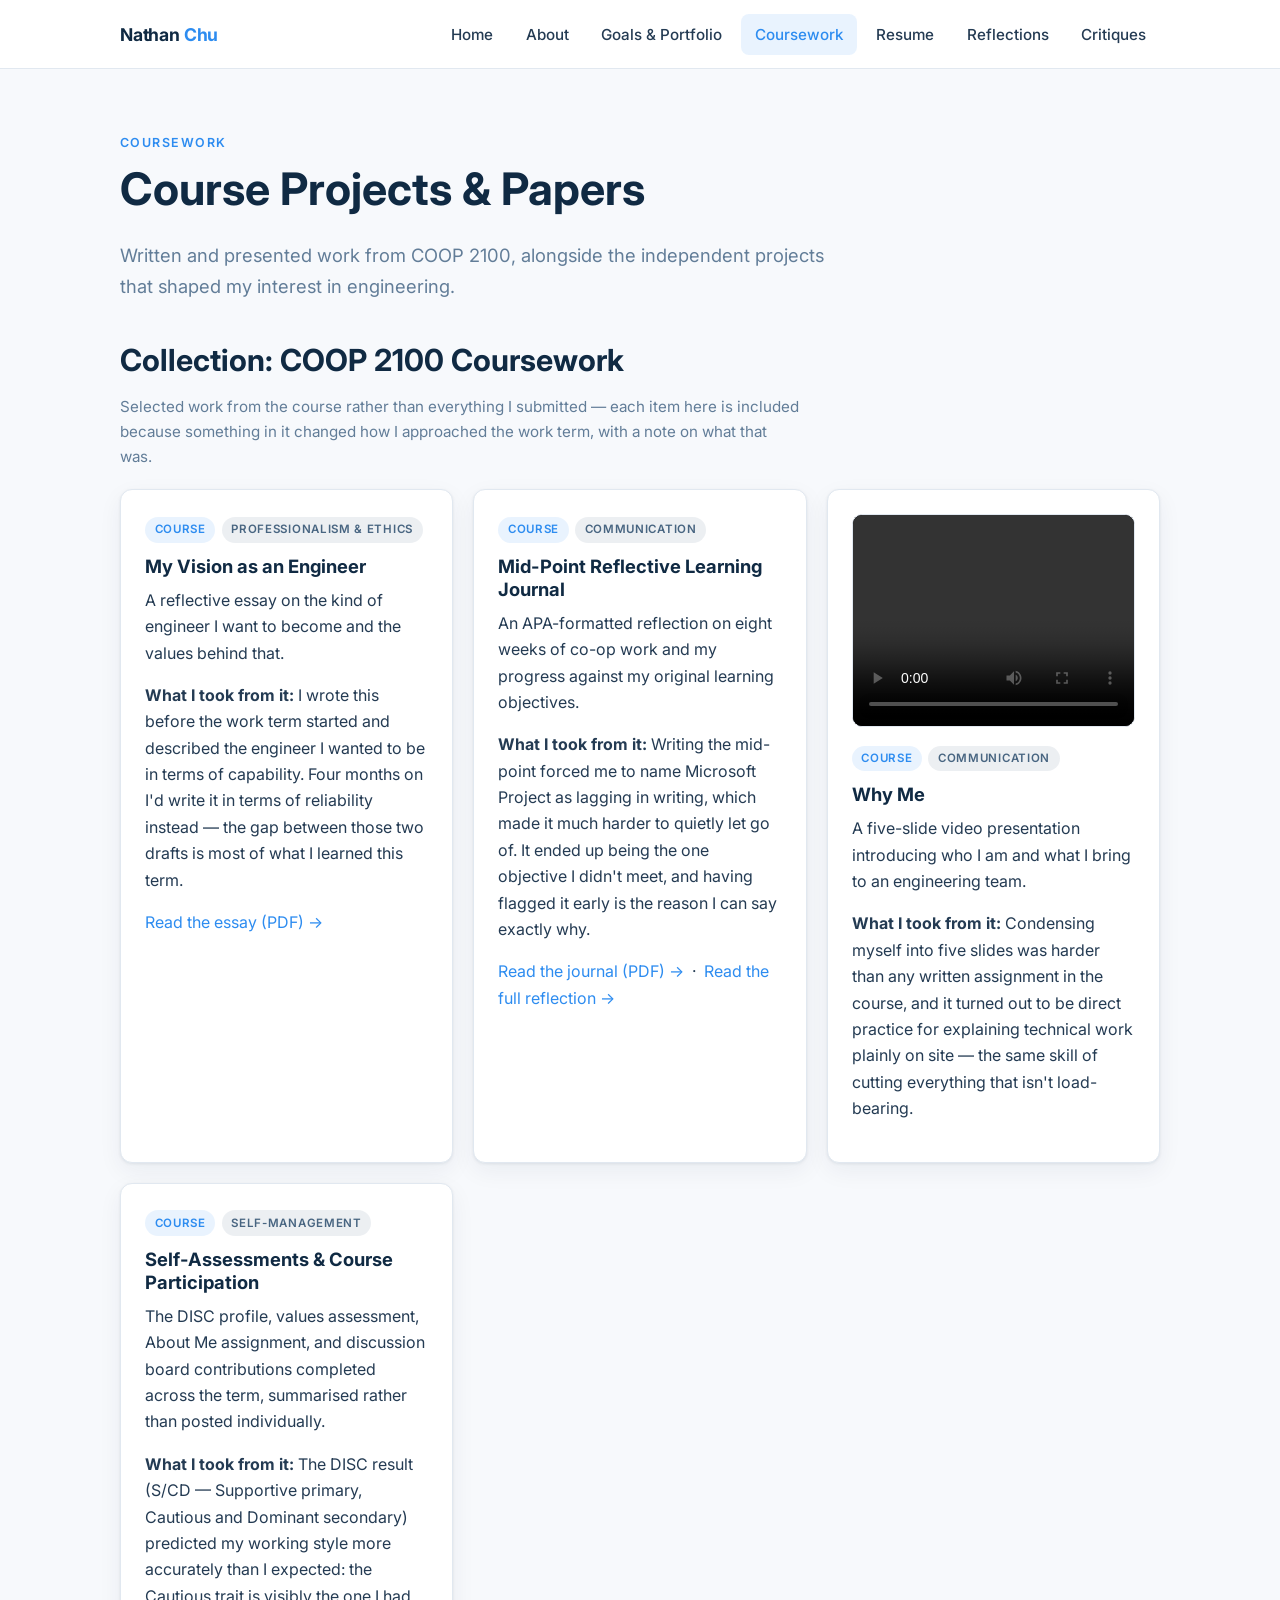
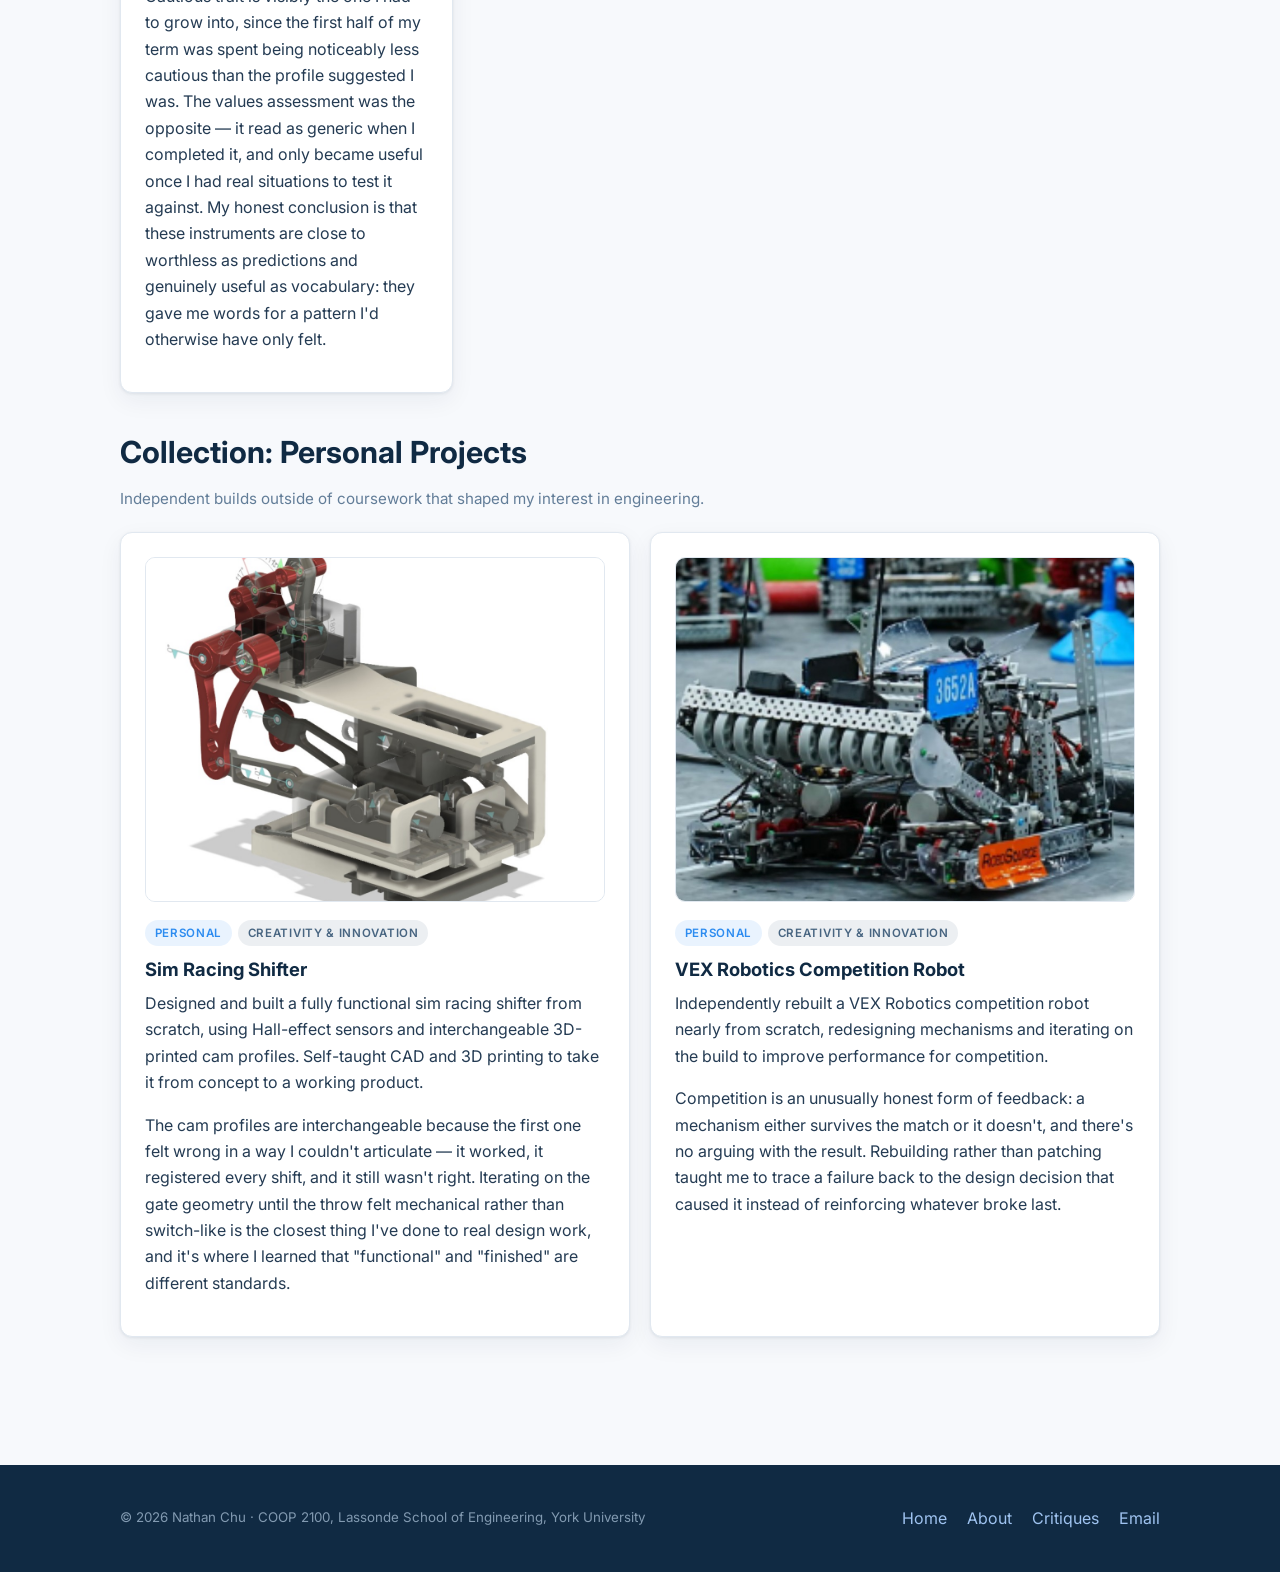
<file: portfolio.html>
<!DOCTYPE html>
<html lang="en">
<head>
  <meta charset="UTF-8" />
  <meta name="viewport" content="width=device-width, initial-scale=1.0" />
  <title>Course Projects &amp; Papers — Nathan Chu</title>
  <meta name="description" content="COOP 2100 course projects, papers, and personal engineering projects by Nathan Chu." />
  <link rel="icon" href="favicon.svg" type="image/svg+xml" />
  <link rel="preconnect" href="https://fonts.googleapis.com" />
  <link rel="preconnect" href="https://fonts.gstatic.com" crossorigin />
  <link href="https://fonts.googleapis.com/css2?family=Inter:wght@400;500;600;700&display=swap" rel="stylesheet" />
  <link rel="stylesheet" href="css/style.css" />
</head>
<body>

  <header class="site-header">
    <nav class="nav" aria-label="Main navigation">
      <a class="brand" href="index.html">Nathan&nbsp;<span>Chu</span></a>
      <button class="nav-toggle" aria-label="Toggle menu" aria-expanded="false" aria-controls="nav-links">
        <span></span><span></span><span></span>
      </button>
      <ul class="nav-links" id="nav-links">
        <li><a href="index.html">Home</a></li>
        <li><a href="about.html">About</a></li>
        <li><a href="goals.html">Goals &amp; Portfolio</a></li>
        <li><a href="portfolio.html" class="active">Coursework</a></li>
        <li><a href="resume.html">Resume</a></li>
        <li><a href="reflections.html">Reflections</a></li>
        <li><a href="critiques.html">Critiques</a></li>
      </ul>
    </nav>
  </header>

  <section class="section">
    <div class="container">
      <p class="eyebrow">Coursework</p>
      <h1>Course Projects &amp; Papers</h1>
      <p class="lead">
        Written and presented work from COOP 2100, alongside the independent projects that shaped
        my interest in engineering.
      </p>

      <h2 style="margin-top:2.5rem;">Collection: COOP 2100 Coursework</h2>
      <p class="collection-note">
        Selected work from the course rather than everything I submitted &mdash; each item here is
        included because something in it changed how I approached the work term, with a note on what
        that was.
      </p>
      <div class="grid" style="margin-top:1.25rem;">

        <article class="card">
          <span class="tag">Course</span><span class="tag-competency">Professionalism &amp; Ethics</span>
          <h3>My Vision as an Engineer</h3>
          <p>A reflective essay on the kind of engineer I want to become and the values behind that.</p>
          <p><strong>What I took from it:</strong> I wrote this before the work term started and
          described the engineer I wanted to be in terms of capability. Four months on I'd write it
          in terms of reliability instead &mdash; the gap between those two drafts is most of what I
          learned this term.</p>
          <p><a href="assets/coursework/vision-essay.pdf" target="_blank" rel="noopener">Read the essay (PDF) &rarr;</a></p>
        </article>

        <article class="card">
          <!-- To publish: <p><a href="assets/coursework/midpoint-journal.pdf">Read the journal (PDF) &rarr;</a></p> -->
          <span class="tag">Course</span><span class="tag-competency">Communication</span>
          <h3>Mid-Point Reflective Learning Journal</h3>
          <p>An APA-formatted reflection on eight weeks of co-op work and my progress against my
          original learning objectives.</p>
          <p><strong>What I took from it:</strong> Writing the mid-point forced me to name Microsoft
          Project as lagging in writing, which made it much harder to quietly let go of. It ended up
          being the one objective I didn't meet, and having flagged it early is the reason I can say
          exactly why.</p>
          <p><a href="assets/coursework/midpoint-journal.pdf" target="_blank" rel="noopener">Read the journal (PDF) &rarr;</a>
          &nbsp;·&nbsp; <a href="reflections.html">Read the full reflection &rarr;</a></p>
        </article>

        <article class="card">
          <video class="item-media" controls preload="metadata" style="object-fit:contain; background:#000;">
            <source src="assets/coursework/why-me.mp4" type="video/mp4" />
            <a href="assets/coursework/why-me.mp4">Download the presentation (MP4)</a>
          </video>
          <span class="tag">Course</span><span class="tag-competency">Communication</span>
          <h3>Why Me</h3>
          <p>A five-slide video presentation introducing who I am and what I bring to an engineering
          team.</p>
          <p><strong>What I took from it:</strong> Condensing myself into five slides was harder than
          any written assignment in the course, and it turned out to be direct practice for
          explaining technical work plainly on site &mdash; the same skill of cutting everything that
          isn't load-bearing.</p>
        </article>

        <article class="card">
          <!-- Deliberately consolidated. The DISC profile, values assessment, About Me
               assignment, and discussion board contributions are summarised here as one
               reflective item rather than posted individually as a set of downloads. -->
          <span class="tag">Course</span><span class="tag-competency">Self-Management</span>
          <h3>Self-Assessments &amp; Course Participation</h3>
          <p>The DISC profile, values assessment, About Me assignment, and discussion board
          contributions completed across the term, summarised rather than posted individually.</p>
          <p><strong>What I took from it:</strong> The DISC result (S/CD &mdash; Supportive primary,
          Cautious and Dominant secondary) predicted my working style more accurately than I expected:
          the Cautious trait is visibly the one I had to grow into, since the first half of my term
          was spent being noticeably less cautious than the profile suggested I was. The values
          assessment was the opposite &mdash; it read as generic when I completed it, and only became
          useful once I had real situations to test it against. My honest conclusion is that these
          instruments are close to worthless as predictions and genuinely useful as vocabulary: they
          gave me words for a pattern I'd otherwise have only felt.</p>
        </article>

      </div>

      <h2 style="margin-top:2.5rem;">Collection: Personal Projects</h2>
      <p class="collection-note">Independent builds outside of coursework that shaped my interest in engineering.</p>
      <div class="grid" style="margin-top:1.25rem;">

        <article class="card">
          <a class="item-media" href="assets/projects/sim-shifter.jpeg" target="_blank" rel="noopener">
            <img src="assets/projects/sim-shifter.jpeg" alt="CAD assembly view of the sim racing shifter, showing the linkage arms, gate plate, and sensor mounts with joint rotation limits annotated" loading="lazy" />
          </a>
          <span class="tag">Personal</span><span class="tag-competency">Creativity &amp; Innovation</span>
          <h3>Sim Racing Shifter</h3>
          <p>Designed and built a fully functional sim racing shifter from scratch, using Hall-effect
          sensors and interchangeable 3D-printed cam profiles. Self-taught CAD and 3D printing to take
          it from concept to a working product.</p>
          <p>The cam profiles are interchangeable because the first one felt wrong in a way I couldn't
          articulate &mdash; it worked, it registered every shift, and it still wasn't right. Iterating
          on the gate geometry until the throw felt mechanical rather than switch-like is the closest
          thing I've done to real design work, and it's where I learned that "functional" and
          "finished" are different standards.</p>
        </article>

        <article class="card">
          <a class="item-media" href="assets/projects/vex-robot.jpeg" target="_blank" rel="noopener">
            <img src="assets/projects/vex-robot.jpeg" alt="VEX Robotics competition robot on the competition field, showing the intake roller assembly and drivetrain" loading="lazy" />
          </a>
          <span class="tag">Personal</span><span class="tag-competency">Creativity &amp; Innovation</span>
          <h3>VEX Robotics Competition Robot</h3>
          <p>Independently rebuilt a VEX Robotics competition robot nearly from scratch, redesigning
          mechanisms and iterating on the build to improve performance for competition.</p>
          <p>Competition is an unusually honest form of feedback: a mechanism either survives the
          match or it doesn't, and there's no arguing with the result. Rebuilding rather than patching
          taught me to trace a failure back to the design decision that caused it instead of
          reinforcing whatever broke last.</p>
        </article>

      </div>
    </div>
  </section>

  <footer class="site-footer">
    <div class="container footer-inner">
      <small>© 2026 Nathan Chu · COOP 2100, Lassonde School of Engineering, York University</small>
      <ul class="footer-links">
        <li><a href="index.html">Home</a></li>
        <li><a href="about.html">About</a></li>
        <li><a href="critiques.html">Critiques</a></li>
        <li><a href="mailto:iamnathanchu@gmail.com">Email</a></li>
      </ul>
    </div>
  </footer>

  <script src="js/main.js" defer></script>
</body>
</html>
</file>
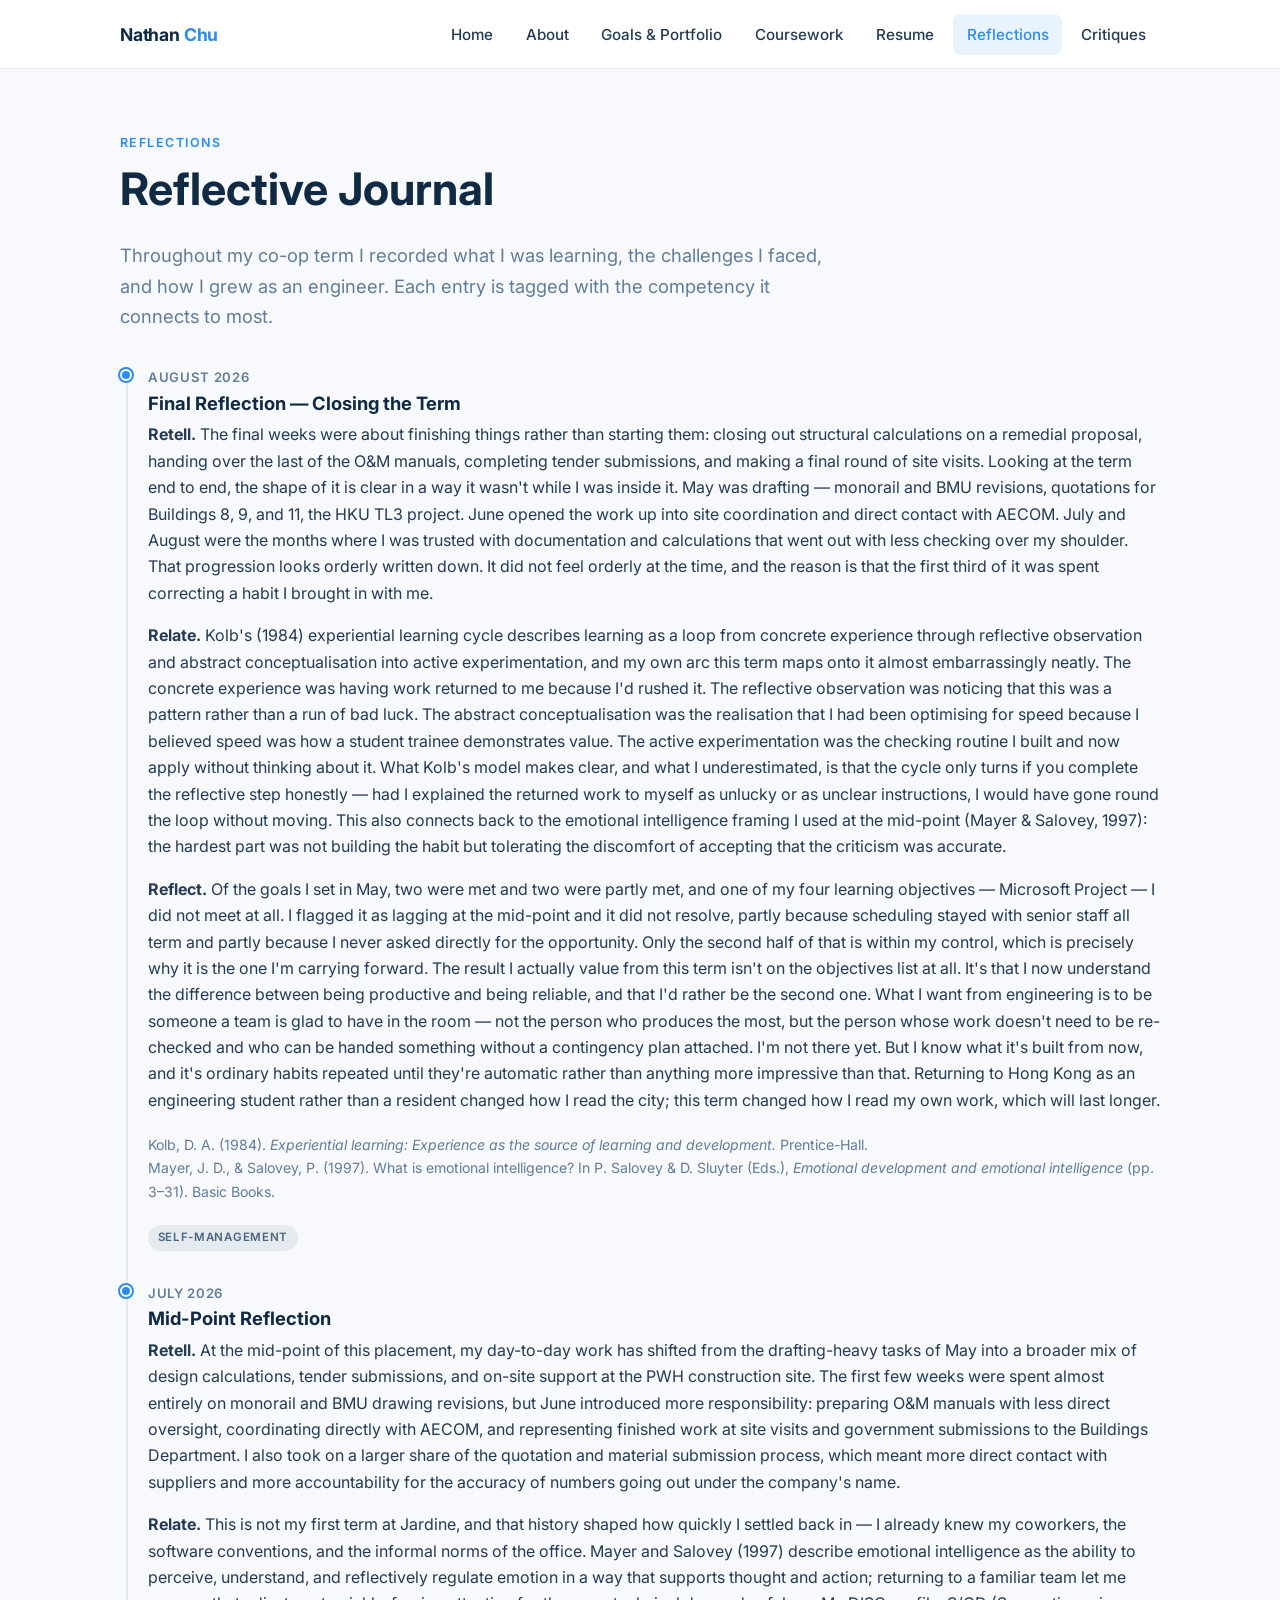
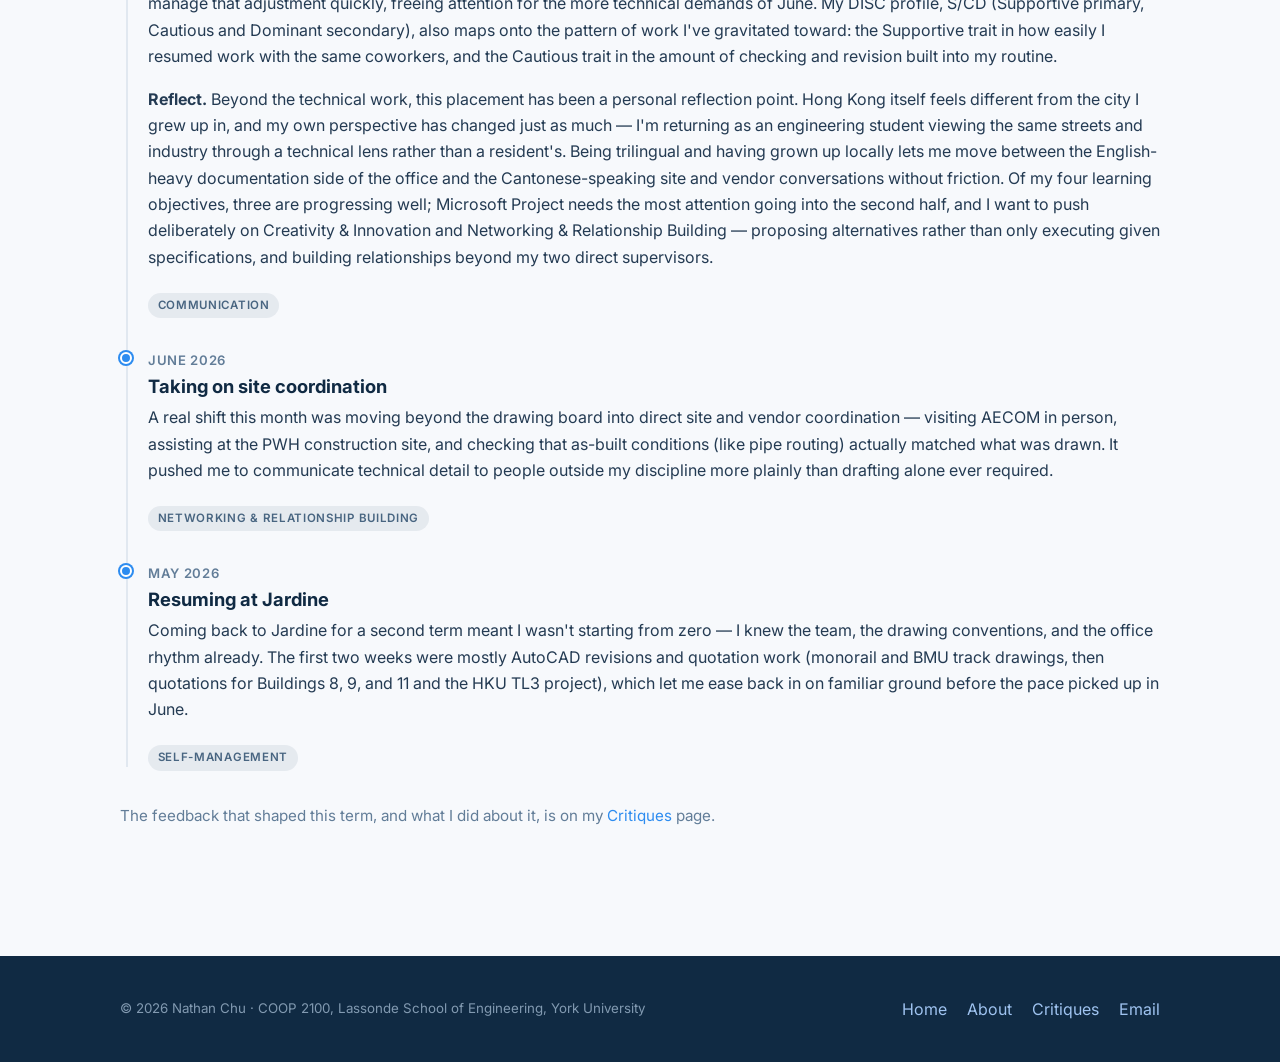
<file: reflections.html>
<!DOCTYPE html>
<html lang="en">
<head>
  <meta charset="UTF-8" />
  <meta name="viewport" content="width=device-width, initial-scale=1.0" />
  <title>Reflections — Nathan Chu</title>
  <meta name="description" content="Reflective journal entries from Nathan Chu's co-op work term." />
  <link rel="icon" href="favicon.svg" type="image/svg+xml" />
  <link rel="preconnect" href="https://fonts.googleapis.com" />
  <link rel="preconnect" href="https://fonts.gstatic.com" crossorigin />
  <link href="https://fonts.googleapis.com/css2?family=Inter:wght@400;500;600;700&display=swap" rel="stylesheet" />
  <link rel="stylesheet" href="css/style.css" />
</head>
<body>

  <header class="site-header">
    <nav class="nav" aria-label="Main navigation">
      <a class="brand" href="index.html">Nathan&nbsp;<span>Chu</span></a>
      <button class="nav-toggle" aria-label="Toggle menu" aria-expanded="false" aria-controls="nav-links">
        <span></span><span></span><span></span>
      </button>
      <ul class="nav-links" id="nav-links">
        <li><a href="index.html">Home</a></li>
        <li><a href="about.html">About</a></li>
        <li><a href="goals.html">Goals &amp; Portfolio</a></li>
        <li><a href="portfolio.html">Coursework</a></li>
        <li><a href="resume.html">Resume</a></li>
        <li><a href="reflections.html" class="active">Reflections</a></li>
        <li><a href="critiques.html">Critiques</a></li>
      </ul>
    </nav>
  </header>

  <section class="section">
    <div class="container">
      <p class="eyebrow">Reflections</p>
      <h1>Reflective Journal</h1>
      <p class="lead">
        Throughout my co-op term I recorded what I was learning, the challenges I faced, and how
        I grew as an engineer. Each entry is tagged with the competency it connects to most.
      </p>

      <div class="timeline" style="margin-top:2rem;">

        <article class="timeline-item">
          <span class="date">August 2026</span>
          <h3>Final Reflection — Closing the Term</h3>
          <p>
            <strong>Retell.</strong> The final weeks were about finishing things rather than starting
            them: closing out structural calculations on a remedial proposal, handing over the last of
            the O&amp;M manuals, completing tender submissions, and making a final round of site
            visits. Looking at the term end to end, the shape of it is clear in a way it wasn't while
            I was inside it. May was drafting &mdash; monorail and BMU revisions, quotations for
            Buildings 8, 9, and 11, the HKU TL3 project. June opened the work up into site
            coordination and direct contact with AECOM. July and August were the months where I was
            trusted with documentation and calculations that went out with less checking over my
            shoulder. That progression looks orderly written down. It did not feel orderly at the
            time, and the reason is that the first third of it was spent correcting a habit I brought
            in with me.
          </p>
          <p>
            <strong>Relate.</strong> Kolb's (1984) experiential learning cycle describes learning as a
            loop from concrete experience through reflective observation and abstract
            conceptualisation into active experimentation, and my own arc this term maps onto it
            almost embarrassingly neatly. The concrete experience was having work returned to me
            because I'd rushed it. The reflective observation was noticing that this was a pattern
            rather than a run of bad luck. The abstract conceptualisation was the realisation that I
            had been optimising for speed because I believed speed was how a student trainee
            demonstrates value. The active experimentation was the checking routine I built and now
            apply without thinking about it. What Kolb's model makes clear, and what I underestimated,
            is that the cycle only turns if you complete the reflective step honestly &mdash; had I
            explained the returned work to myself as unlucky or as unclear instructions, I would have
            gone round the loop without moving. This also connects back to the emotional intelligence
            framing I used at the mid-point (Mayer &amp; Salovey, 1997): the hardest part was not
            building the habit but tolerating the discomfort of accepting that the criticism was
            accurate.
          </p>
          <p>
            <strong>Reflect.</strong> Of the goals I set in May, two were met and two were partly met,
            and one of my four learning objectives &mdash; Microsoft Project &mdash; I did not meet at
            all. I flagged it as lagging at the mid-point and it did not resolve, partly because
            scheduling stayed with senior staff all term and partly because I never asked directly for
            the opportunity. Only the second half of that is within my control, which is precisely why
            it is the one I'm carrying forward. The result I actually value from this term isn't on
            the objectives list at all. It's that I now understand the difference between being
            productive and being reliable, and that I'd rather be the second one. What I want from
            engineering is to be someone a team is glad to have in the room &mdash; not the person who
            produces the most, but the person whose work doesn't need to be re-checked and who can be
            handed something without a contingency plan attached. I'm not there yet. But I know what
            it's built from now, and it's ordinary habits repeated until they're automatic rather than
            anything more impressive than that. Returning to Hong Kong as an engineering student
            rather than a resident changed how I read the city; this term changed how I read my own
            work, which will last longer.
          </p>
          <p style="font-size:0.88rem; color:var(--muted); margin-top:1.25rem;">
            Kolb, D. A. (1984). <em>Experiential learning: Experience as the source of learning and
            development.</em> Prentice-Hall.<br />
            Mayer, J. D., &amp; Salovey, P. (1997). What is emotional intelligence? In P. Salovey
            &amp; D. Sluyter (Eds.), <em>Emotional development and emotional intelligence</em>
            (pp. 3&ndash;31). Basic Books.
          </p>
          <span class="tag-competency">Self-Management</span>
        </article>

        <article class="timeline-item">
          <span class="date">July 2026</span>
          <h3>Mid-Point Reflection</h3>
          <p>
            <strong>Retell.</strong> At the mid-point of this placement, my day-to-day work has shifted
            from the drafting-heavy tasks of May into a broader mix of design calculations, tender
            submissions, and on-site support at the PWH construction site. The first few weeks were
            spent almost entirely on monorail and BMU drawing revisions, but June introduced more
            responsibility: preparing O&amp;M manuals with less direct oversight, coordinating directly
            with AECOM, and representing finished work at site visits and government submissions to the
            Buildings Department. I also took on a larger share of the quotation and material submission
            process, which meant more direct contact with suppliers and more accountability for the
            accuracy of numbers going out under the company's name.
          </p>
          <p>
            <strong>Relate.</strong> This is not my first term at Jardine, and that history shaped how
            quickly I settled back in &mdash; I already knew my coworkers, the software conventions, and
            the informal norms of the office. Mayer and Salovey (1997) describe emotional intelligence as
            the ability to perceive, understand, and reflectively regulate emotion in a way that supports
            thought and action; returning to a familiar team let me manage that adjustment quickly,
            freeing attention for the more technical demands of June. My DISC profile, S/CD (Supportive
            primary, Cautious and Dominant secondary), also maps onto the pattern of work I've gravitated
            toward: the Supportive trait in how easily I resumed work with the same coworkers, and the
            Cautious trait in the amount of checking and revision built into my routine.
          </p>
          <p>
            <strong>Reflect.</strong> Beyond the technical work, this placement has been a personal
            reflection point. Hong Kong itself feels different from the city I grew up in, and my own
            perspective has changed just as much &mdash; I'm returning as an engineering student viewing
            the same streets and industry through a technical lens rather than a resident's. Being
            trilingual and having grown up locally lets me move between the English-heavy documentation
            side of the office and the Cantonese-speaking site and vendor conversations without friction.
            Of my four learning objectives, three are progressing well; Microsoft Project needs the most
            attention going into the second half, and I want to push deliberately on Creativity &amp;
            Innovation and Networking &amp; Relationship Building &mdash; proposing alternatives rather
            than only executing given specifications, and building relationships beyond my two direct
            supervisors.
          </p>
          <span class="tag-competency">Communication</span>
        </article>

        <article class="timeline-item">
          <span class="date">June 2026</span>
          <h3>Taking on site coordination</h3>
          <p>
            A real shift this month was moving beyond the drawing board into direct site and vendor
            coordination &mdash; visiting AECOM in person, assisting at the PWH construction site, and
            checking that as-built conditions (like pipe routing) actually matched what was drawn. It
            pushed me to communicate technical detail to people outside my discipline more plainly than
            drafting alone ever required.
          </p>
          <span class="tag-competency">Networking &amp; Relationship Building</span>
        </article>

        <article class="timeline-item">
          <span class="date">May 2026</span>
          <h3>Resuming at Jardine</h3>
          <p>
            Coming back to Jardine for a second term meant I wasn't starting from zero &mdash; I knew the
            team, the drawing conventions, and the office rhythm already. The first two weeks were mostly
            AutoCAD revisions and quotation work (monorail and BMU track drawings, then quotations for
            Buildings 8, 9, and 11 and the HKU TL3 project), which let me ease back in on familiar ground
            before the pace picked up in June.
          </p>
          <span class="tag-competency">Self-Management</span>
        </article>

      </div>

      <p class="collection-note" style="margin-top:2rem;">
        The feedback that shaped this term, and what I did about it, is on my
        <a href="critiques.html">Critiques</a> page.
      </p>
    </div>
  </section>

  <footer class="site-footer">
    <div class="container footer-inner">
      <small>© 2026 Nathan Chu · COOP 2100, Lassonde School of Engineering, York University</small>
      <ul class="footer-links">
        <li><a href="index.html">Home</a></li>
        <li><a href="about.html">About</a></li>
        <li><a href="critiques.html">Critiques</a></li>
        <li><a href="mailto:iamnathanchu@gmail.com">Email</a></li>
      </ul>
    </div>
  </footer>

  <script src="js/main.js" defer></script>
</body>
</html>
</file>
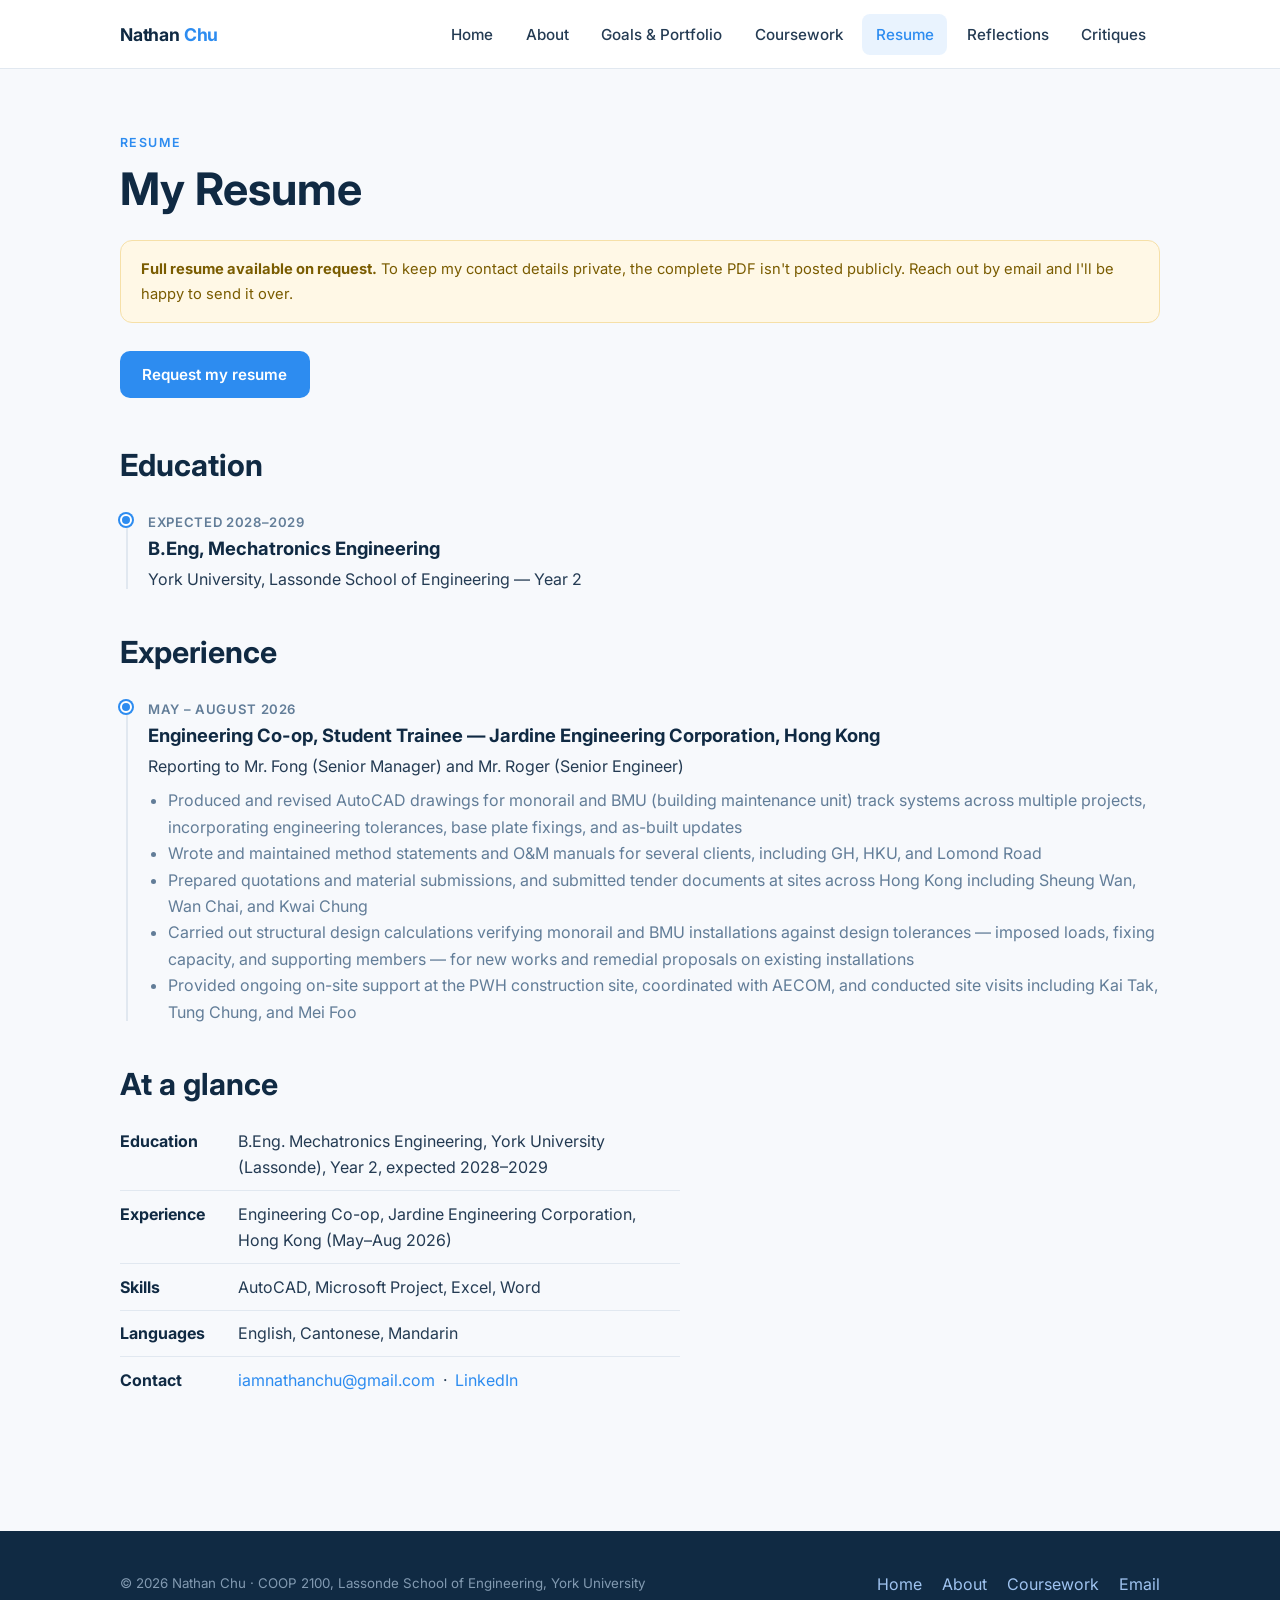
<file: resume.html>
<!DOCTYPE html>
<html lang="en">
<head>
  <meta charset="UTF-8" />
  <meta name="viewport" content="width=device-width, initial-scale=1.0" />
  <title>Resume — Nathan Chu</title>
  <meta name="description" content="Resume of Nathan Chu, Mechatronics Engineering student at York University." />
  <link rel="icon" href="favicon.svg" type="image/svg+xml" />
  <link rel="preconnect" href="https://fonts.googleapis.com" />
  <link rel="preconnect" href="https://fonts.gstatic.com" crossorigin />
  <link href="https://fonts.googleapis.com/css2?family=Inter:wght@400;500;600;700&display=swap" rel="stylesheet" />
  <link rel="stylesheet" href="css/style.css" />
</head>
<body>

  <header class="site-header">
    <nav class="nav" aria-label="Main navigation">
      <a class="brand" href="index.html">Nathan&nbsp;<span>Chu</span></a>
      <button class="nav-toggle" aria-label="Toggle menu" aria-expanded="false" aria-controls="nav-links">
        <span></span><span></span><span></span>
      </button>
      <ul class="nav-links" id="nav-links">
        <li><a href="index.html">Home</a></li>
        <li><a href="about.html">About</a></li>
        <li><a href="goals.html">Goals &amp; Portfolio</a></li>
        <li><a href="portfolio.html">Coursework</a></li>
        <li><a href="resume.html" class="active">Resume</a></li>
        <li><a href="reflections.html">Reflections</a></li>
        <li><a href="critiques.html">Critiques</a></li>
      </ul>
    </nav>
  </header>

  <section class="section">
    <div class="container">
      <p class="eyebrow">Resume</p>
      <h1>My Resume</h1>

      <div class="notice">
        <strong>Full resume available on request.</strong> To keep my contact details private,
        the complete PDF isn't posted publicly. Reach out by email and I'll be happy to send it over.
      </div>

      <div class="btn-row" style="margin-bottom:1.5rem;">
        <a class="btn btn-primary" href="mailto:iamnathanchu@gmail.com?subject=Resume%20request">Request my resume</a>
      </div>

      <div style="margin-top:3rem;">
        <h2>Education</h2>
        <div class="timeline">
          <div class="timeline-item">
            <span class="date">Expected 2028–2029</span>
            <h3>B.Eng, Mechatronics Engineering</h3>
            <p>York University, Lassonde School of Engineering — Year 2</p>
          </div>
        </div>
      </div>

      <div style="margin-top:2.5rem;">
        <h2>Experience</h2>
        <div class="timeline">
          <div class="timeline-item">
            <span class="date">May – August 2026</span>
            <h3>Engineering Co-op, Student Trainee — Jardine Engineering Corporation, Hong Kong</h3>
            <p style="margin-bottom:0.5rem;">Reporting to Mr. Fong (Senior Manager) and Mr. Roger (Senior Engineer)</p>
            <ul style="margin:0; padding-left:1.25rem; color:var(--muted);">
              <li>Produced and revised AutoCAD drawings for monorail and BMU (building maintenance unit) track systems across multiple projects, incorporating engineering tolerances, base plate fixings, and as-built updates</li>
              <li>Wrote and maintained method statements and O&amp;M manuals for several clients, including GH, HKU, and Lomond Road</li>
              <li>Prepared quotations and material submissions, and submitted tender documents at sites across Hong Kong including Sheung Wan, Wan Chai, and Kwai Chung</li>
              <li>Carried out structural design calculations verifying monorail and BMU installations against design tolerances — imposed loads, fixing capacity, and supporting members — for new works and remedial proposals on existing installations</li>
              <li>Provided ongoing on-site support at the PWH construction site, coordinated with AECOM, and conducted site visits including Kai Tak, Tung Chung, and Mei Foo</li>
            </ul>
          </div>
        </div>
      </div>

      <div style="margin-top:2.5rem;">
        <h2>At a glance</h2>
        <ul class="facts" style="max-width:560px;">
          <li><strong>Education</strong> B.Eng. Mechatronics Engineering, York University (Lassonde), Year 2, expected 2028–2029</li>
          <li><strong>Experience</strong> Engineering Co-op, Jardine Engineering Corporation, Hong Kong (May–Aug 2026)</li>
          <li><strong>Skills</strong> AutoCAD, Microsoft Project, Excel, Word</li>
          <li><strong>Languages</strong> English, Cantonese, Mandarin</li>
          <li><strong>Contact</strong> <a href="mailto:iamnathanchu@gmail.com">iamnathanchu@gmail.com</a> · <a href="https://linkedin.com/in/nathanchu668" target="_blank" rel="noopener">LinkedIn</a></li>
        </ul>
      </div>
    </div>
  </section>

  <footer class="site-footer">
    <div class="container footer-inner">
      <small>© 2026 Nathan Chu · COOP 2100, Lassonde School of Engineering, York University</small>
      <ul class="footer-links">
        <li><a href="index.html">Home</a></li>
        <li><a href="about.html">About</a></li>
        <li><a href="portfolio.html">Coursework</a></li>
        <li><a href="mailto:iamnathanchu@gmail.com">Email</a></li>
      </ul>
    </div>
  </footer>

  <script src="js/main.js" defer></script>
</body>
</html>
</file>
<file: css/style.css>
/* =========================================================
   Nathan Chu — ePortfolio
   COOP 2100, Lassonde School of Engineering, York University
   ---------------------------------------------------------
   Edit the colours, fonts, and spacing here in one place.
   Everything on the site reads from these variables.
   ========================================================= */

:root {
  /* Brand colours — change these to re-theme the whole site */
  --navy:        #102a43;   /* primary dark */
  --navy-2:      #1c3d5a;   /* slightly lighter navy */
  --steel:       #486581;   /* muted blue-grey */
  --accent:      #2d8cf0;   /* links / highlights */
  --accent-dark: #1f6fc4;
  --bg:          #f7f9fc;   /* page background */
  --surface:     #ffffff;   /* cards / panels */
  --text:        #243b53;   /* body text */
  --muted:       #627d98;   /* secondary text */
  --border:      #e1e8f0;

  /* Layout */
  --maxw: 1080px;
  --radius: 12px;
  --shadow: 0 1px 3px rgba(16, 42, 67, 0.08), 0 8px 24px rgba(16, 42, 67, 0.06);
  --shadow-hover: 0 4px 12px rgba(16, 42, 67, 0.12), 0 16px 40px rgba(16, 42, 67, 0.10);

  /* Type */
  --font: "Inter", -apple-system, BlinkMacSystemFont, "Segoe UI", Roboto, Helvetica, Arial, sans-serif;
}

/* ---------- Reset ---------- */
*,
*::before,
*::after { box-sizing: border-box; }

html { scroll-behavior: smooth; }

body {
  margin: 0;
  font-family: var(--font);
  color: var(--text);
  background: var(--bg);
  line-height: 1.65;
  -webkit-font-smoothing: antialiased;
}

img { max-width: 100%; display: block; }

a { color: var(--accent); text-decoration: none; }
a:hover { color: var(--accent-dark); text-decoration: underline; }

h1, h2, h3 {
  color: var(--navy);
  line-height: 1.25;
  margin: 0 0 0.5em;
  font-weight: 700;
}

h1 { font-size: clamp(1.9rem, 4vw, 2.8rem); }
h2 { font-size: clamp(1.4rem, 3vw, 1.9rem); }
h3 { font-size: 1.15rem; }

p { margin: 0 0 1rem; }

/* ---------- Layout helpers ---------- */
.container {
  width: 100%;
  max-width: var(--maxw);
  margin: 0 auto;
  padding: 0 1.25rem;
}

.section { padding: 4rem 0; }

.section-alt { background: var(--surface); border-top: 1px solid var(--border); border-bottom: 1px solid var(--border); }

.eyebrow {
  text-transform: uppercase;
  letter-spacing: 0.12em;
  font-size: 0.78rem;
  font-weight: 600;
  color: var(--accent);
  margin-bottom: 0.5rem;
}

.lead { font-size: 1.15rem; color: var(--muted); max-width: 60ch; }

/* ---------- Navigation ---------- */
.site-header {
  position: sticky;
  top: 0;
  z-index: 50;
  background: rgba(255, 255, 255, 0.92);
  backdrop-filter: saturate(180%) blur(8px);
  border-bottom: 1px solid var(--border);
}

.nav {
  display: flex;
  align-items: center;
  justify-content: space-between;
  max-width: var(--maxw);
  margin: 0 auto;
  padding: 0.85rem 1.25rem;
}

.brand {
  font-weight: 700;
  font-size: 1.1rem;
  color: var(--navy);
  letter-spacing: -0.01em;
}
.brand:hover { text-decoration: none; color: var(--navy); }
.brand span { color: var(--accent); }

.nav-links {
  display: flex;
  gap: 0.35rem;
  list-style: none;
  margin: 0;
  padding: 0;
}

.nav-links a {
  display: block;
  padding: 0.5rem 0.85rem;
  border-radius: 8px;
  color: var(--text);
  font-weight: 500;
  font-size: 0.95rem;
  transition: background 0.15s, color 0.15s;
}
.nav-links a:hover { background: var(--bg); color: var(--navy); text-decoration: none; }
.nav-links a.active { color: var(--accent); background: rgba(45, 140, 240, 0.10); }

/* Hamburger */
.nav-toggle {
  display: none;
  background: none;
  border: 0;
  cursor: pointer;
  padding: 0.4rem;
}
.nav-toggle span {
  display: block;
  width: 24px;
  height: 2px;
  background: var(--navy);
  margin: 5px 0;
  transition: 0.25s;
}

/* ---------- Hero ---------- */
.hero {
  background:
    radial-gradient(1200px 400px at 80% -10%, rgba(45,140,240,0.12), transparent),
    linear-gradient(180deg, #ffffff 0%, var(--bg) 100%);
  padding: 5rem 0 4.5rem;
  border-bottom: 1px solid var(--border);
}
.hero h1 { margin-bottom: 0.4rem; }
.hero .tagline { font-size: 1.25rem; color: var(--steel); font-weight: 500; margin-bottom: 1.5rem; }
.hero .intro { max-width: 58ch; font-size: 1.1rem; color: var(--muted); }

.btn-row { display: flex; flex-wrap: wrap; gap: 0.75rem; margin-top: 1.75rem; }

.btn {
  display: inline-block;
  padding: 0.7rem 1.4rem;
  border-radius: 10px;
  font-weight: 600;
  font-size: 0.95rem;
  transition: transform 0.12s, box-shadow 0.15s, background 0.15s;
}
.btn-primary { background: var(--accent); color: #fff; }
.btn-primary:hover { background: var(--accent-dark); color: #fff; text-decoration: none; transform: translateY(-1px); box-shadow: var(--shadow); }
.btn-ghost { background: transparent; color: var(--navy); border: 1px solid var(--border); }
.btn-ghost:hover { background: var(--surface); text-decoration: none; border-color: var(--steel); transform: translateY(-1px); }

/* ---------- Cards / grid ---------- */
.grid {
  display: grid;
  gap: 1.25rem;
  grid-template-columns: repeat(auto-fit, minmax(260px, 1fr));
}

.card {
  background: var(--surface);
  border: 1px solid var(--border);
  border-radius: var(--radius);
  padding: 1.5rem;
  box-shadow: var(--shadow);
  transition: transform 0.15s, box-shadow 0.15s;
}
.card:hover { transform: translateY(-3px); box-shadow: var(--shadow-hover); }
.card h3 { margin-top: 0; }
.card .tag {
  display: inline-block;
  font-size: 0.72rem;
  font-weight: 600;
  text-transform: uppercase;
  letter-spacing: 0.06em;
  color: var(--accent);
  background: rgba(45,140,240,0.10);
  padding: 0.2rem 0.6rem;
  border-radius: 999px;
  margin-bottom: 0.75rem;
}
.card .placeholder-note {
  font-size: 0.82rem;
  color: var(--muted);
  font-style: italic;
}
.card .tag-competency {
  display: inline-block;
  font-size: 0.72rem;
  font-weight: 600;
  text-transform: uppercase;
  letter-spacing: 0.06em;
  color: var(--steel);
  background: rgba(72,101,129,0.10);
  padding: 0.2rem 0.6rem;
  border-radius: 999px;
  margin: 0 0 0.75rem 0.4rem;
}
.collection-note {
  font-size: 0.95rem;
  color: var(--muted);
  max-width: 68ch;
  margin: 0.5rem 0 0;
}
.timeline-item .tag-competency {
  display: inline-block;
  font-size: 0.72rem;
  font-weight: 600;
  text-transform: uppercase;
  letter-spacing: 0.06em;
  color: var(--steel);
  background: rgba(72,101,129,0.10);
  padding: 0.2rem 0.6rem;
  border-radius: 999px;
  margin: 0.4rem 0 0;
}

/* Portfolio item media — either a real asset, or a neutral box marking
   material that is deliberately withheld (client-confidential work). */
.item-media {
  display: block;
  width: 100%;
  aspect-ratio: 4 / 3;
  border: 1px solid var(--border);
  border-radius: 10px;
  background: var(--bg);
  overflow: hidden;
  margin: 0 0 1rem;
}
a.item-media { transition: border-color 0.15s, box-shadow 0.15s; }
a.item-media:hover { border-color: var(--steel); box-shadow: var(--shadow); }
.item-media img { width: 100%; height: 100%; object-fit: cover; }

.item-media.confidential {
  border-style: dashed;
  display: flex;
  flex-direction: column;
  align-items: center;
  justify-content: center;
  gap: 0.4rem;
  padding: 1rem;
  text-align: center;
}
.item-media.confidential svg {
  width: 24px; height: 24px;
  fill: none;
  stroke: var(--steel);
  stroke-width: 1.6;
  stroke-linecap: round;
  stroke-linejoin: round;
}
/* Same neutral box, but for media that simply hasn't been added yet
   (as opposed to material withheld on purpose). */
.item-media.pending {
  border-style: dashed;
  display: flex;
  flex-direction: column;
  align-items: center;
  justify-content: center;
  gap: 0.4rem;
  padding: 1rem;
  text-align: center;
}
.item-media.pending svg {
  width: 26px; height: 26px;
  fill: none;
  stroke: var(--steel);
  stroke-width: 1.5;
  stroke-linecap: round;
  stroke-linejoin: round;
}

.confidential-label {
  font-size: 0.72rem;
  font-weight: 600;
  text-transform: uppercase;
  letter-spacing: 0.06em;
  color: var(--steel);
}
.confidential-sub { font-size: 0.8rem; line-height: 1.4; color: var(--muted); }

/* Row of smaller media boxes side by side (e.g. the site-visit card) */
.media-row { display: grid; grid-template-columns: repeat(auto-fit, minmax(90px, 1fr)); gap: 0.5rem; margin: 0 0 1rem; }
.media-row .item-media { aspect-ratio: 1 / 1; margin: 0; }
.media-row .item-media.confidential { padding: 0.5rem; gap: 0.2rem; }
.media-row .item-media.confidential svg { width: 18px; height: 18px; }
.media-row .confidential-label { font-size: 0.6rem; letter-spacing: 0.03em; }

/* Two-column content (e.g. About) */
.split {
  display: grid;
  grid-template-columns: 1fr 1.6fr;
  gap: 2.5rem;
  align-items: start;
}

/* Profile/avatar placeholder */
.avatar {
  width: 100%;
  aspect-ratio: 1 / 1;
  border-radius: var(--radius);
  background: linear-gradient(135deg, var(--navy-2), var(--steel));
  display: flex;
  align-items: center;
  justify-content: center;
  color: #fff;
  font-size: 3.5rem;
  font-weight: 700;
  box-shadow: var(--shadow);
}

/* Skill chips */
.chips { display: flex; flex-wrap: wrap; gap: 0.5rem; padding: 0; margin: 0; list-style: none; }
.chips li {
  background: var(--surface);
  border: 1px solid var(--border);
  border-radius: 999px;
  padding: 0.4rem 0.9rem;
  font-size: 0.9rem;
  font-weight: 500;
  color: var(--navy-2);
}

/* Info list (key/value) */
.facts { list-style: none; padding: 0; margin: 0; }
.facts li { padding: 0.6rem 0; border-bottom: 1px solid var(--border); display: flex; gap: 0.5rem; }
.facts li:last-child { border-bottom: 0; }
.facts strong { color: var(--navy); min-width: 110px; display: inline-block; }

/* Timeline (goals / reflections) */
.timeline { position: relative; margin: 1.5rem 0 0; padding-left: 1.75rem; }
.timeline::before {
  content: "";
  position: absolute;
  left: 6px; top: 4px; bottom: 4px;
  width: 2px;
  background: var(--border);
}
.timeline-item { position: relative; margin-bottom: 1.75rem; }
.timeline-item::before {
  content: "";
  position: absolute;
  left: -1.75rem; top: 6px;
  width: 12px; height: 12px;
  border-radius: 50%;
  background: var(--accent);
  border: 2px solid var(--surface);
  box-shadow: 0 0 0 2px var(--accent);
}
.timeline-item .date { font-size: 0.82rem; font-weight: 600; color: var(--muted); text-transform: uppercase; letter-spacing: 0.05em; }
.timeline-item h3 { margin: 0.15rem 0 0.4rem; }

/* Resume embed area */
.resume-frame {
  width: 100%;
  height: 80vh;
  min-height: 600px;
  border: 1px solid var(--border);
  border-radius: var(--radius);
  background: var(--surface);
  box-shadow: var(--shadow);
}
.notice {
  background: #fff8e6;
  border: 1px solid #f6e0a8;
  color: #7a5c00;
  border-radius: var(--radius);
  padding: 1rem 1.25rem;
  font-size: 0.92rem;
  margin-bottom: 1.5rem;
}

/* ---------- Outcome / verdict on goals ----------
   Each goal closes with an honest status, so the page shows results
   rather than only intentions. */
.verdict {
  margin-top: 1rem;
  padding-top: 0.9rem;
  border-top: 1px dashed var(--border);
}
.verdict p { margin: 0.5rem 0 0; font-size: 0.92rem; color: var(--muted); }

.status {
  display: inline-block;
  font-size: 0.72rem;
  font-weight: 700;
  text-transform: uppercase;
  letter-spacing: 0.06em;
  padding: 0.2rem 0.6rem;
  border-radius: 999px;
  border: 1px solid transparent;
}
.status-met     { color: #0f7b4f; background: rgba(15,123,79,0.10);  border-color: rgba(15,123,79,0.22); }
.status-partial { color: #8a6100; background: rgba(184,131,0,0.12);  border-color: rgba(184,131,0,0.26); }
.status-missed  { color: #9c3b3b; background: rgba(156,59,59,0.10);  border-color: rgba(156,59,59,0.22); }

/* Learning objectives carry the same status pills in a plain list */
.facts .status { margin-left: auto; align-self: flex-start; }
.objective { display: block; }
.objective .obj-head { display: flex; gap: 0.75rem; align-items: baseline; justify-content: space-between; }
.objective .obj-note { margin: 0.35rem 0 0; font-size: 0.92rem; color: var(--muted); }

/* ---------- Video embed (About Me introduction) ---------- */
.video-embed {
  position: relative;
  width: 100%;
  max-width: 720px;
  aspect-ratio: 16 / 9;
  border: 1px solid var(--border);
  border-radius: var(--radius);
  overflow: hidden;
  background: var(--navy);
  box-shadow: var(--shadow);
}
.video-embed video,
.video-embed iframe {
  position: absolute;
  inset: 0;
  width: 100%;
  height: 100%;
  border: 0;
  display: block;
}

/* Placeholder shown until the video file is dropped in */
.video-embed.pending {
  background: var(--surface);
  border-style: dashed;
  display: flex;
  flex-direction: column;
  align-items: center;
  justify-content: center;
  gap: 0.4rem;
  text-align: center;
  padding: 1rem;
}
.video-embed.pending svg {
  width: 30px; height: 30px;
  fill: none;
  stroke: var(--steel);
  stroke-width: 1.6;
  stroke-linecap: round;
  stroke-linejoin: round;
}
.video-embed.pending .confidential-sub { max-width: 34ch; }

/* ---------- Footer ---------- */
.site-footer {
  background: var(--navy);
  color: #cdd9e5;
  margin-top: 4rem;
  padding: 2.5rem 0;
}
.site-footer a { color: #9fc3f0; }
.footer-inner { display: flex; flex-wrap: wrap; gap: 1rem; justify-content: space-between; align-items: center; }
.footer-inner small { color: #829ab1; }
.footer-links { display: flex; gap: 1.25rem; list-style: none; margin: 0; padding: 0; }

/* ---------- Responsive ---------- */

/* The nav collapses earlier than the rest of the layout — with seven links
   it runs out of room well before the 760px content breakpoint. */
@media (max-width: 900px) {
  .nav-toggle { display: block; }
  .nav-links {
    position: absolute;
    top: 100%; left: 0; right: 0;
    flex-direction: column;
    gap: 0;
    background: var(--surface);
    border-bottom: 1px solid var(--border);
    padding: 0.5rem 1rem 1rem;
    box-shadow: var(--shadow);
    display: none;
  }
  .nav-links.open { display: flex; }
  .nav-links a { padding: 0.75rem 0.5rem; border-radius: 6px; }
}

@media (max-width: 760px) {
  .split { grid-template-columns: 1fr; }
  .avatar { max-width: 240px; margin: 0 auto; font-size: 3rem; }
}
</file>
